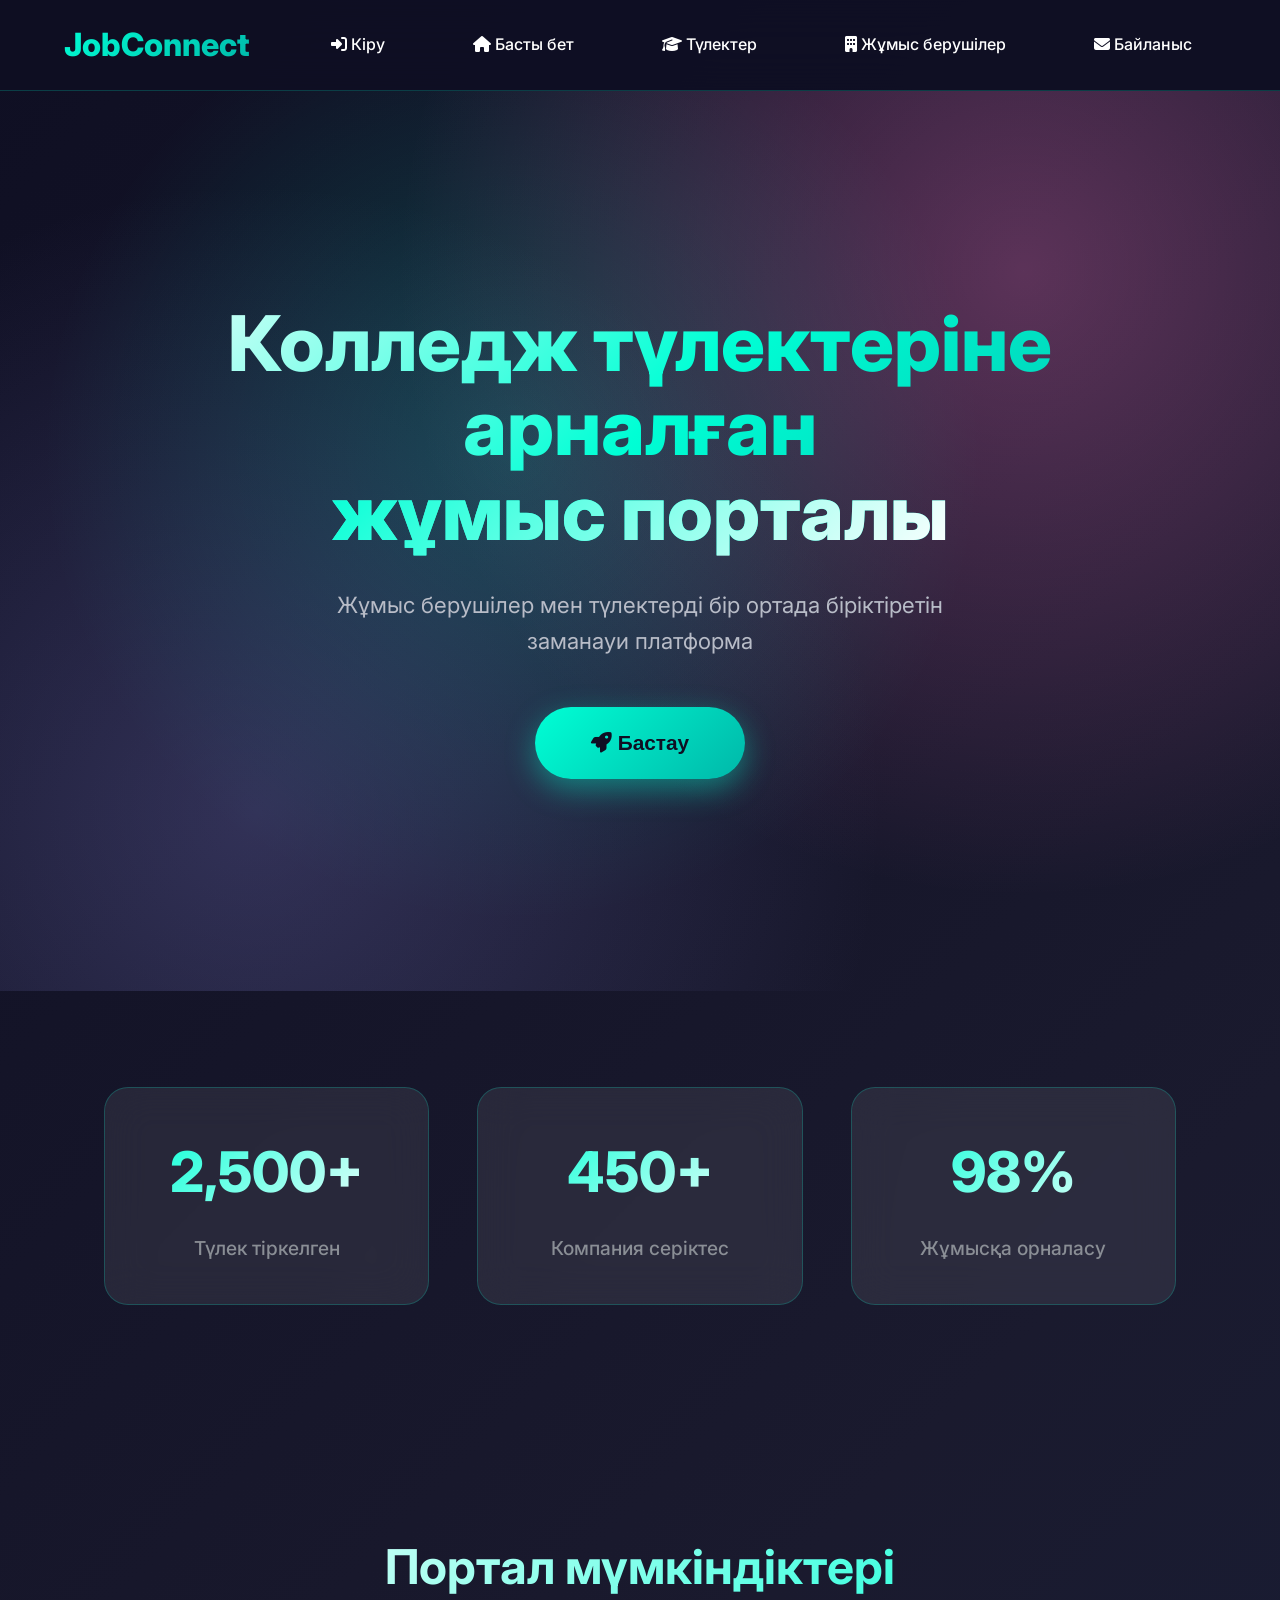
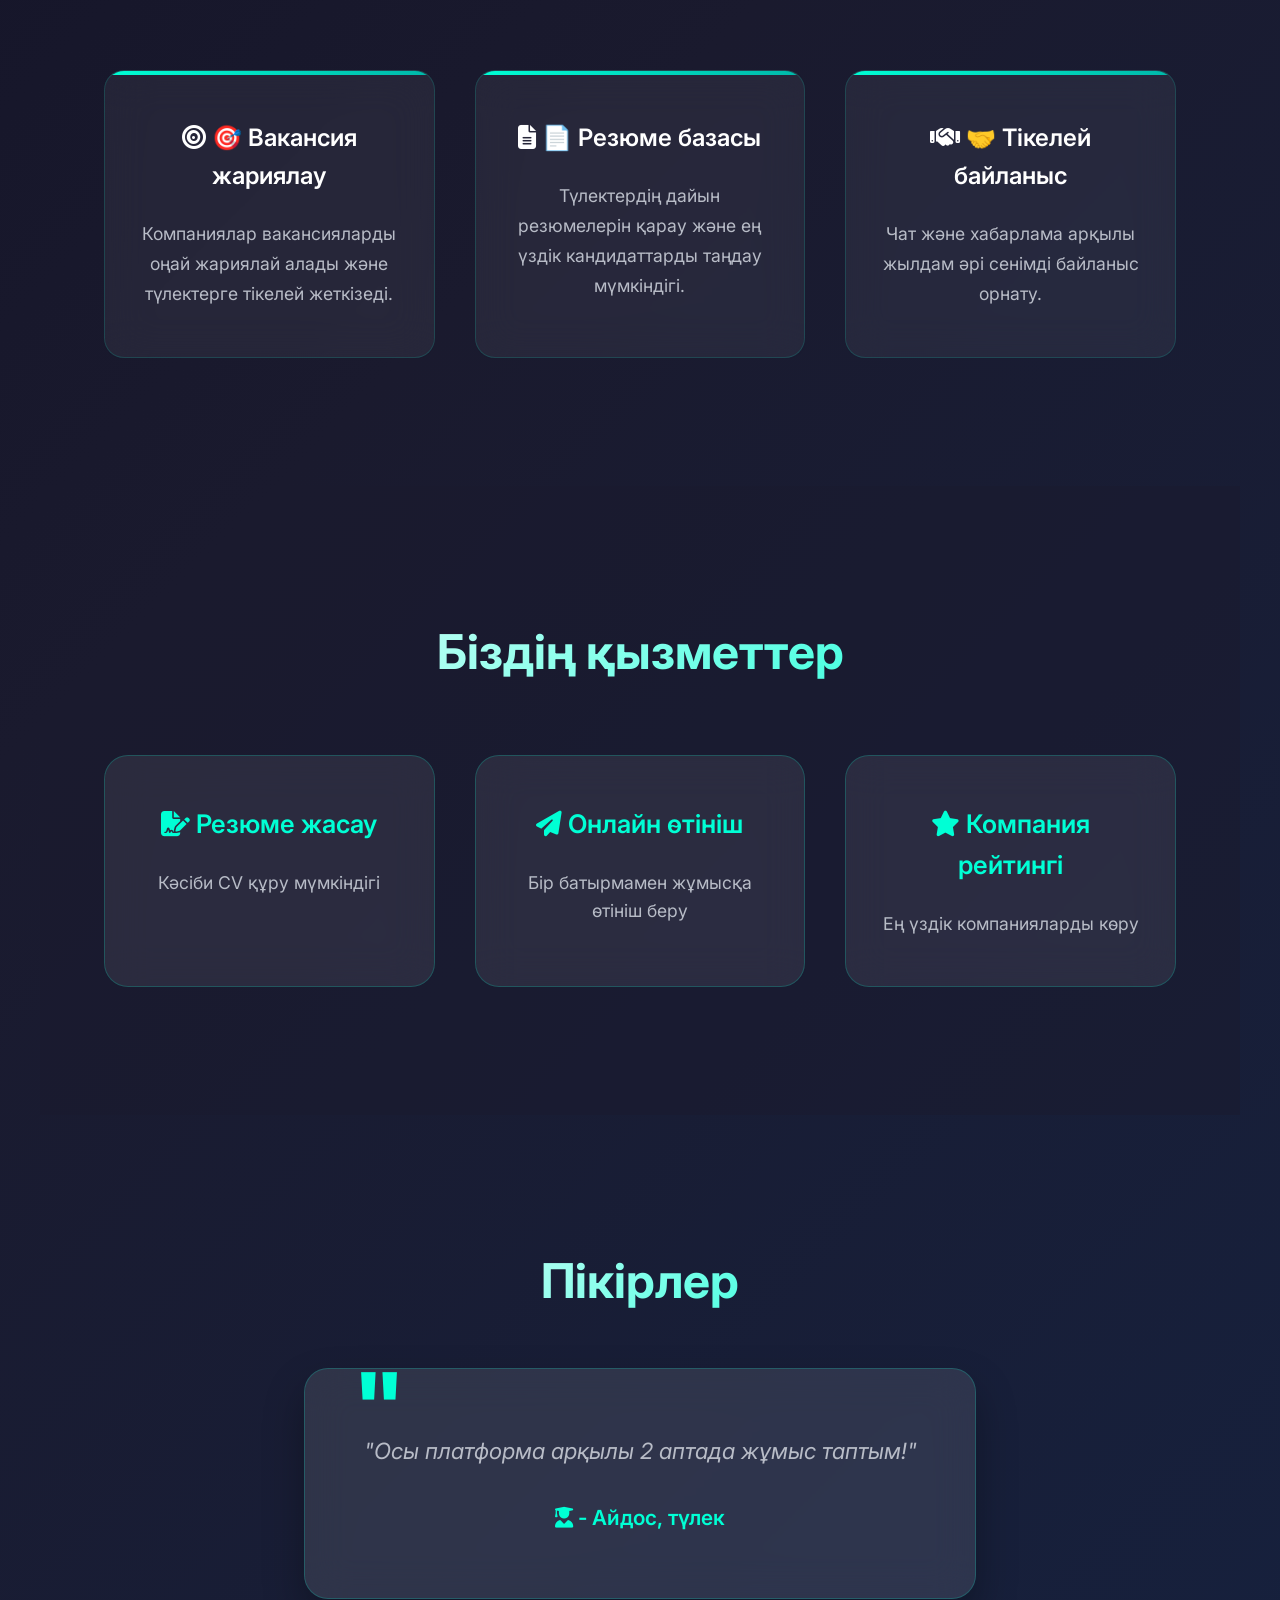
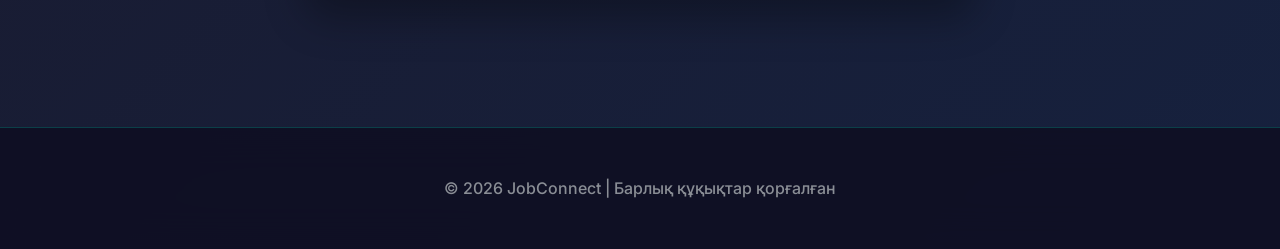
<file: index.html>
<!DOCTYPE html>
<html lang="kk">
<head>
    <meta charset="UTF-8">
    <meta name="viewport" content="width=device-width, initial-scale=1.0">
    <title>JobConnect | Колледж түлектері порталы</title>
    <link href="https://fonts.googleapis.com/css2?family=Inter:wght@300;400;500;600;700;800&display=swap" rel="stylesheet">
    <link rel="stylesheet" href="https://cdnjs.cloudflare.com/ajax/libs/font-awesome/6.4.0/css/all.min.css">
    <style>
        * {
            margin: 0;
            padding: 0;
            box-sizing: border-box;
        }

        body {
            font-family: 'Inter', sans-serif;
            background: linear-gradient(135deg, #0f0f23 0%, #1a1a2e 50%, #16213e 100%);
            color: #ffffff;
            overflow-x: hidden;
            line-height: 1.6;
        }

        /* Навбар */
        .navbar {
            background: rgba(15, 15, 35, 0.95);
            backdrop-filter: blur(20px);
            padding: 1.2rem 5%;
            display: flex;
            justify-content: space-between;
            align-items: center;
            position: sticky;
            top: 0;
            z-index: 1000;
            border-bottom: 1px solid rgba(0, 255, 213, 0.2);
        }

        .logo {
            font-size: 2rem;
            font-weight: 800;
            background: linear-gradient(135deg, #00ffd5, #00b8a9);
            -webkit-background-clip: text;
            -webkit-text-fill-color: transparent;
            background-clip: text;
        }

        nav {
            display: flex;
            gap: 2.5rem;
            list-style: none;
        }

        nav a {
            color: #ffffff;
            text-decoration: none;
            font-weight: 500;
            padding: 0.8rem 1.5rem;
            border-radius: 30px;
            transition: all 0.3s ease;
            position: relative;
        }

        nav a:hover {
            color: #00ffd5;
            background: rgba(0, 255, 213, 0.1);
            transform: translateY(-3px);
            box-shadow: 0 5px 20px rgba(0, 255, 213, 0.2);
        }

        /* Hero Section */
        .hero {
            min-height: 100vh;
            display: flex;
            align-items: center;
            justify-content: center;
            text-align: center;
            position: relative;
            padding: 0 5%;
        }

        .hero::before {
            content: '';
            position: absolute;
            top: 0;
            left: 0;
            right: 0;
            bottom: 0;
            background: radial-gradient(circle at 20% 80%, rgba(120, 119, 198, 0.3) 0%, transparent 50%),
                        radial-gradient(circle at 80% 20%, rgba(255, 119, 198, 0.3) 0%, transparent 50%),
                        radial-gradient(circle at 40% 40%, rgba(0, 255, 213, 0.2) 0%, transparent 50%);
            z-index: -1;
        }

        .hero-content h1 {
            font-size: clamp(3rem, 6vw, 5rem);
            font-weight: 800;
            line-height: 1.1;
            margin-bottom: 2rem;
            background: linear-gradient(135deg, #ffffff 0%, #00ffd5 50%, #00b8a9 100%);
            -webkit-background-clip: text;
            -webkit-text-fill-color: transparent;
            background-clip: text;
        }

        .hero-content p {
            font-size: 1.4rem;
            color: #b8bcc7;
            margin-bottom: 3rem;
            max-width: 700px;
            margin-left: auto;
            margin-right: auto;
        }

        /* Кнопка стили */
        button {
            display: inline-block;
            background: linear-gradient(135deg, #00ffd5 0%, #00b8a9 100%);
            color: #0f0f23;
            font-size: 1.3rem;
            font-weight: 700;
            padding: 1.5rem 3.5rem;
            border-radius: 50px;
            border: none;
            text-decoration: none;
            cursor: pointer;
            transition: all 0.4s cubic-bezier(0.175, 0.885, 0.32, 1.275);
            box-shadow: 0 10px 30px rgba(0, 255, 213, 0.4);
            position: relative;
            overflow: hidden;
        }

        button:hover {
            transform: translateY(-8px);
            box-shadow: 0 20px 40px rgba(0, 255, 213, 0.6);
        }

        button:active {
            transform: translateY(-4px);
        }

        /* Stats Section */
        .stats {
            padding: 6rem 5%;
            display: grid;
            grid-template-columns: repeat(auto-fit, minmax(250px, 1fr));
            gap: 3rem;
            max-width: 1200px;
            margin: 0 auto;
        }

        .stat-card {
            text-align: center;
            padding: 2.5rem 2rem;
            background: rgba(255, 255, 255, 0.08);
            backdrop-filter: blur(20px);
            border-radius: 24px;
            border: 1px solid rgba(0, 255, 213, 0.2);
            transition: all 0.3s ease;
        }

        .stat-card:hover {
            transform: translateY(-10px);
            box-shadow: 0 20px 40px rgba(0, 255, 213, 0.2);
            border-color: rgba(0, 255, 213, 0.5);
        }

        .stat-card h2 {
            font-size: 3.5rem;
            font-weight: 800;
            background: linear-gradient(135deg, #00ffd5, #ffffff);
            -webkit-background-clip: text;
            -webkit-text-fill-color: transparent;
            background-clip: text;
            margin-bottom: 1rem;
        }

        .stat-card p {
            font-size: 1.2rem;
            color: #8a8e95;
            font-weight: 500;
        }

        /* About Section */
        .about {
            padding: 8rem 5%;
            max-width: 1200px;
            margin: 0 auto;
            text-align: center;
        }

        .about h2 {
            font-size: 3rem;
            font-weight: 700;
            margin-bottom: 4rem;
            background: linear-gradient(135deg, #ffffff, #00ffd5);
            -webkit-background-clip: text;
            -webkit-text-fill-color: transparent;
            background-clip: text;
        }

        .about-grid {
            display: grid;
            grid-template-columns: repeat(auto-fit, minmax(300px, 1fr));
            gap: 2.5rem;
        }

        .about-card {
            padding: 3rem 2rem;
            background: rgba(255, 255, 255, 0.06);
            backdrop-filter: blur(20px);
            border-radius: 20px;
            border: 1px solid rgba(0, 255, 213, 0.15);
            transition: all 0.3s ease;
            position: relative;
            overflow: hidden;
            cursor: pointer;
        }

        .about-card::before {
            content: '';
            position: absolute;
            top: 0;
            left: 0;
            right: 0;
            height: 4px;
            background: linear-gradient(90deg, #00ffd5, #00b8a9);
        }

        .about-card:hover {
            transform: translateY(-12px);
            box-shadow: 0 25px 50px rgba(0, 255, 213, 0.2);
            border-color: rgba(0, 255, 213, 0.4);
        }

        .about-card h3 {
            font-size: 1.5rem;
            font-weight: 600;
            margin-bottom: 1.5rem;
            color: #ffffff;
        }

        .about-card p {
            color: #b8bcc7;
            font-size: 1.1rem;
            line-height: 1.7;
        }

        /* Services Section */
        .services {
            padding: 8rem 5%;
            background: rgba(26, 26, 46, 0.5);
            max-width: 1200px;
            margin: 0 auto;
        }

        .services h2 {
            text-align: center;
            font-size: 3rem;
            font-weight: 700;
            margin-bottom: 4rem;
            background: linear-gradient(135deg, #ffffff, #00ffd5);
            -webkit-background-clip: text;
            -webkit-text-fill-color: transparent;
            background-clip: text;
        }

        .service-boxes {
            display: grid;
            grid-template-columns: repeat(auto-fit, minmax(300px, 1fr));
            gap: 2.5rem;
        }

        .service {
            text-align: center;
            padding: 3rem 2rem;
            background: rgba(255, 255, 255, 0.08);
            backdrop-filter: blur(20px);
            border-radius: 24px;
            border: 1px solid rgba(0, 255, 213, 0.2);
            transition: all 0.4s ease;
            cursor: pointer;
        }

        .service:hover {
            transform: translateY(-15px) scale(1.02);
            box-shadow: 0 30px 60px rgba(0, 255, 213, 0.3);
            border-color: #00ffd5;
        }

        .service h3 {
            font-size: 1.6rem;
            font-weight: 600;
            margin-bottom: 1.5rem;
            color: #00ffd5;
        }

        .service p {
            color: #b8bcc7;
            font-size: 1.1rem;
        }

        /* Testimonial */
        .testimonial {
            padding: 8rem 5%;
            text-align: center;
            max-width: 800px;
            margin: 0 auto;
        }

        .testimonial h2 {
            font-size: 3rem;
            font-weight: 700;
            margin-bottom: 3rem;
            background: linear-gradient(135deg, #ffffff, #00ffd5);
            -webkit-background-clip: text;
            -webkit-text-fill-color: transparent;
            background-clip: text;
        }

        .testimonial-box {
            background: rgba(255, 255, 255, 0.1);
            backdrop-filter: blur(20px);
            border-radius: 24px;
            padding: 4rem 3rem;
            border: 1px solid rgba(0, 255, 213, 0.2);
            position: relative;
            box-shadow: 0 20px 40px rgba(0, 0, 0, 0.3);
        }

        .testimonial-box::before {
            content: '"';
            position: absolute;
            top: -10px;
            left: 50px;
            font-size: 6rem;
            color: #00ffd5;
            font-weight: 800;
            line-height: 1;
        }

        .testimonial-box p {
            font-size: 1.4rem;
            font-style: italic;
            color: #b8bcc7;
            margin-bottom: 2rem;
            font-weight: 400;
            position: relative;
            z-index: 1;
        }

        .testimonial-box h4 {
            color: #00ffd5;
            font-weight: 600;
            font-size: 1.3rem;
        }

        /* Footer */
        footer {
            background: rgba(15, 15, 35, 0.9);
            backdrop-filter: blur(20px);
            text-align: center;
            padding: 3rem 5%;
            border-top: 1px solid rgba(0, 255, 213, 0.2);
            color: #8a8e95;
            font-weight: 500;
        }

        /* Responsive */
        @media (max-width: 768px) {
            .navbar {
                flex-direction: column;
                gap: 1.5rem;
                padding: 1.5rem;
            }

            nav {
                gap: 1.5rem;
                flex-wrap: wrap;
                justify-content: center;
            }

            .hero-content h1 {
                font-size: 2.5rem;
            }

            .stats {
                grid-template-columns: 1fr;
                padding: 4rem 2rem;
            }

            .about-grid,
            .service-boxes {
                grid-template-columns: 1fr;
            }
        }

        /* Animations */
        @keyframes float {
            0%, 100% { transform: translateY(0px); }
            50% { transform: translateY(-20px); }
        }

        .hero-content h1 {
            animation: float 6s ease-in-out infinite;
        }
    </style>
</head>
<body>
    <!-- Навбар -->
    <header class="navbar">
        <div class="logo">JobConnect</div>
        <nav>
            <a href="login.html"><i class="fas fa-sign-in-alt"></i> Кіру</a>
            <a href="index.html"><i class="fas fa-home"></i> Басты бет</a>
            <a href="graduates.html"><i class="fas fa-graduation-cap"></i> Түлектер</a>
            <a href="employers.html"><i class="fas fa-building"></i> Жұмыс берушілер</a>
            <a href="contact.html"><i class="fas fa-envelope"></i> Байланыс</a>
        </nav>
    </header>

    <!-- Hero Section -->
    <section class="hero">
        <div class="hero-content">
            <h1>Колледж түлектеріне арналған<br><span style="background: linear-gradient(135deg, #00ffd5, #ffffff); -webkit-background-clip: text; -webkit-text-fill-color: transparent;">жұмыс порталы</span></h1>
            <p>Жұмыс берушілер мен түлектерді бір ортада біріктіретін заманауи платформа</p>
            <button onclick="window.location.href='graduates.html'">
                <i class="fas fa-rocket"></i> Бастау
            </button>
        </div>
    </section>

    <!-- Stats -->
    <section class="stats">
        <div class="stat-card">
            <h2>2,500+</h2>
            <p>Түлек тіркелген</p>
        </div>
        <div class="stat-card">
            <h2>450+</h2>
            <p>Компания серіктес</p>
        </div>
        <div class="stat-card">
            <h2>98%</h2>
            <p>Жұмысқа орналасу</p>
        </div>
    </section>

    <!-- About -->
    <section class="about">
        <h2>Портал мүмкіндіктері</h2>
        <div class="about-grid">
            <div class="about-card">
                <h3><i class="fas fa-bullseye"></i> 🎯 Вакансия жариялау</h3>
                <p>Компаниялар вакансияларды оңай жариялай алады және түлектерге тікелей жеткізеді.</p>
            </div>
            <div class="about-card">
                <h3><i class="fas fa-file-alt"></i> 📄 Резюме базасы</h3>
                <p>Түлектердің дайын резюмелерін қарау және ең үздік кандидаттарды таңдау мүмкіндігі.</p>
            </div>
            <div class="about-card">
                <h3><i class="fas fa-handshake"></i> 🤝 Тікелей байланыс</h3>
                <p>Чат және хабарлама арқылы жылдам әрі сенімді байланыс орнату.</p>
            </div>
        </div>
    </section>

    <!-- Services -->
    <section class="services">
        <h2>Біздің қызметтер</h2>
        <div class="service-boxes">
            <div class="service">
                <h3><i class="fas fa-file-signature"></i> Резюме жасау</h3>
                <p>Кәсіби CV құру мүмкіндігі</p>
            </div>
            <div class="service">
                <h3><i class="fas fa-paper-plane"></i> Онлайн өтініш</h3>
                <p>Бір батырмамен жұмысқа өтініш беру</p>
            </div>
            <div class="service">
                <h3><i class="fas fa-star"></i> Компания рейтингі</h3>
                <p>Ең үздік компанияларды көру</p>
            </div>
        </div>
    </section>

    <!-- Testimonial -->
    <section class="testimonial">
        <h2>Пікірлер</h2>
        <div class="testimonial-box">
            <p>"Осы платформа арқылы 2 аптада жұмыс таптым!"</p>
            <h4><i class="fas fa-user-graduate"></i> - Айдос, түлек</h4>
        </div>
    </section>

    <!-- Footer -->
    <footer>
        © 2026 JobConnect | Барлық құқықтар қорғалған
    </footer>

    <script>
        // Smooth scroll
        document.querySelectorAll('a[href^="#"]').forEach(anchor => {
            anchor.addEventListener('click', function (e) {
                e.preventDefault();
                document.querySelector(this.getAttribute('href')).scrollIntoView({
                    behavior: 'smooth'
                });
            });
        });

        // Navbar scroll effect
        window.addEventListener('scroll', () => {
            const navbar = document.querySelector('.navbar');
            if (window.scrollY > 100) {
                navbar.style.background = 'rgba(15, 15, 35, 0.98)';
                navbar.style.boxShadow = '0 10px 30px rgba(0, 0, 0, 0.3)';
            } else {
                navbar.style.background = 'rgba(15, 15, 35, 0.95)';
                navbar.style.boxShadow = 'none';
            }
        });

        // Intersection Observer for animations
        const observerOptions = {
            threshold: 0.1,
            rootMargin: '0px 0px -50px 0px'
        };

        const observer = new IntersectionObserver((entries) => {
            entries.forEach(entry => {
                if (entry.isIntersecting) {
                    entry.target.style.opacity = '1';
                    entry.target.style.transform = 'translateY(0)';
                }
            });
        }, observerOptions);

        // Observe cards
        document.querySelectorAll('.stat-card, .about-card, .service').forEach(el => {
            el.style.opacity = '0';
            el.style.transform = 'translateY(40px)';
            el.style.transition = 'all 0.6s ease';
            observer.observe(el);
        });
    </script>
</body>
</html>
</file>
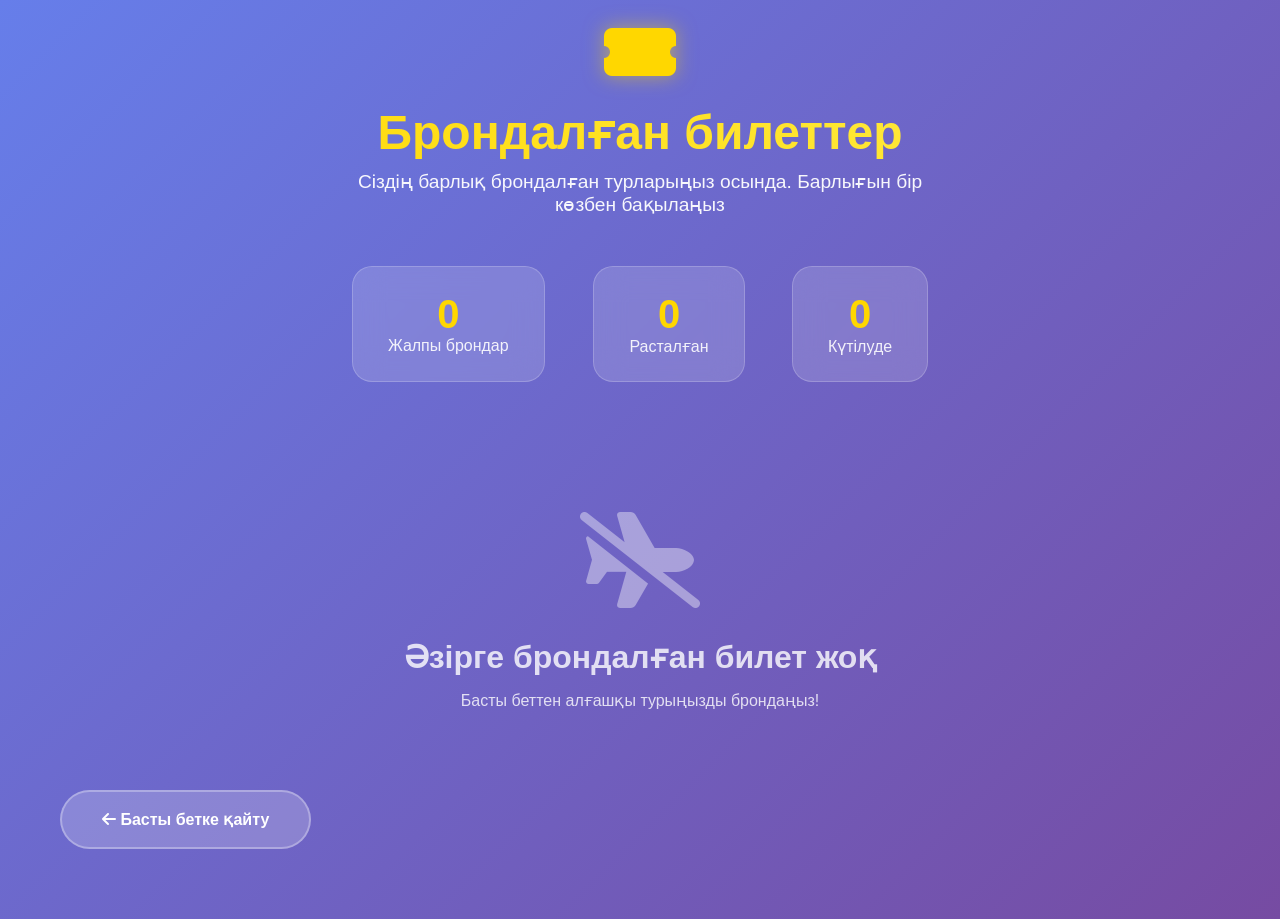
<file: bookings.html>
<!DOCTYPE html>
<html lang="kk">
<head>
    <meta charset="UTF-8">
    <meta name="viewport" content="width=device-width, initial-scale=1.0">
    <title>TravelEase - Брондалған билеттер</title>
    <link rel="stylesheet" href="https://cdnjs.cloudflare.com/ajax/libs/font-awesome/6.0.0/css/all.min.css">
    <style>
        * { margin: 0; padding: 0; box-sizing: border-box; }
        body { 
            font-family: 'Segoe UI', Tahoma, Geneva, Verdana, sans-serif; 
            background: linear-gradient(135deg, #667eea 0%, #764ba2 100%); 
            min-height: 100vh; 
            color: #333;
            padding: 20px 0;
        }

        .container { max-width: 1200px; margin: 0 auto; padding: 0 20px; }

        /* Header */
        .header {
            text-align: center;
            margin-bottom: 50px;
            color: white;
        }
        .header i { 
            font-size: 4rem; 
            color: #ffd700; 
            margin-bottom: 20px; 
            text-shadow: 0 0 20px rgba(255,215,0,0.5);
        }
        .header h1 { 
            font-size: 3rem; 
            font-weight: 700; 
            margin-bottom: 10px; 
            background: linear-gradient(45deg, #ffd700, #ffed4a);
            -webkit-background-clip: text;
            -webkit-text-fill-color: transparent;
            background-clip: text;
        }
        .header p { 
            font-size: 1.2rem; 
            opacity: 0.95; 
            max-width: 600px;
            margin: 0 auto;
        }

        /* Stats */
        .stats {
            display: flex;
            justify-content: center;
            gap: 3rem;
            margin-bottom: 50px;
            flex-wrap: wrap;
        }
        .stat-card {
            background: rgba(255,255,255,0.15);
            backdrop-filter: blur(15px);
            padding: 25px 35px;
            border-radius: 20px;
            text-align: center;
            border: 1px solid rgba(255,255,255,0.2);
            transition: all 0.3s;
            color: white;
        }
        .stat-card:hover {
            transform: translateY(-10px);
            box-shadow: 0 20px 50px rgba(0,0,0,0.2);
        }
        .stat-number {
            font-size: 2.5rem;
            font-weight: 700;
            display: block;
            color: #ffd700;
        }
        .stat-label {
            font-size: 1rem;
            opacity: 0.9;
            margin-top: 5px;
        }

        /* Tickets Grid */
        .tickets-grid {
            display: grid;
            grid-template-columns: repeat(auto-fill, minmax(380px, 1fr));
            gap: 25px;
            margin-bottom: 50px;
        }

        .ticket-card {
            background: rgba(255,255,255,0.95);
            backdrop-filter: blur(20px);
            border-radius: 25px;
            padding: 30px;
            box-shadow: 0 20px 60px rgba(0,0,0,0.15);
            transition: all 0.4s ease;
            border: 1px solid rgba(255,255,255,0.3);
            position: relative;
            overflow: hidden;
        }
        .ticket-card::before {
            content: '';
            position: absolute;
            top: 0;
            left: 0;
            right: 0;
            height: 5px;
            background: linear-gradient(90deg, #2563eb, #10b981, #f59e0b);
        }
        .ticket-card:hover {
            transform: translateY(-15px);
            box-shadow: 0 30px 80px rgba(0,0,0,0.25);
        }

        .ticket-header {
            display: flex;
            align-items: center;
            justify-content: space-between;
            margin-bottom: 25px;
        }
        .ticket-icon {
            width: 60px;
            height: 60px;
            border-radius: 15px;
            background: linear-gradient(135deg, #2563eb, #1d4ed8);
            display: flex;
            align-items: center;
            justify-content: center;
            color: white;
            font-size: 1.5rem;
        }
        .ticket-number {
            font-size: 1.1rem;
            font-weight: 600;
            color: #6b7280;
            font-family: 'Courier New', monospace;
        }

        .ticket-title {
            font-size: 1.6rem;
            font-weight: 700;
            color: #1f2937;
            margin-bottom: 20px;
        }

        .ticket-details {
            display: grid;
            grid-template-columns: 1fr 1fr;
            gap: 15px;
            margin-bottom: 25px;
        }
        .detail-item {
            display: flex;
            align-items: center;
            gap: 10px;
            padding: 12px 15px;
            background: #f8fafc;
            border-radius: 12px;
            border-left: 4px solid #2563eb;
        }
        .detail-icon { color: #2563eb; font-size: 1.1rem; }
        .detail-label { font-weight: 500; color: #374151; }
        .detail-value { font-weight: 600; color: #1f2937; margin-left: auto; }

        .ticket-status {
            display: flex;
            align-items: center;
            justify-content: center;
            gap: 10px;
            padding: 12px 25px;
            border-radius: 25px;
            font-weight: 600;
            font-size: 0.95rem;
            margin-bottom: 20px;
        }
        .status-confirmed {
            background: rgba(16,185,129,0.15);
            color: #10b981;
            border: 2px solid #10b981;
        }
        .status-pending {
            background: rgba(245,158,11,0.15);
            color: #f59e0b;
            border: 2px solid #f59e0b;
        }

        .ticket-actions {
            display: flex;
            gap: 10px;
        }
        .btn {
            flex: 1;
            padding: 12px 20px;
            border: none;
            border-radius: 12px;
            font-weight: 600;
            cursor: pointer;
            transition: all 0.3s;
            font-size: 14px;
            display: flex;
            align-items: center;
            justify-content: center;
            gap: 8px;
            text-decoration: none;
        }
        .btn-primary {
            background: linear-gradient(45deg, #2563eb, #1d4ed8);
            color: white;
        }
        .btn-primary:hover {
            transform: translateY(-3px);
            box-shadow: 0 10px 30px rgba(37,99,235,0.4);
        }
        .btn-secondary {
            background: rgba(255,255,255,0.7);
            color: #374151;
            border: 2px solid #e5e7eb;
        }
        .btn-secondary:hover {
            background: white;
            transform: translateY(-3px);
            box-shadow: 0 10px 30px rgba(0,0,0,0.1);
        }

        /* Empty State */
        .empty-state {
            text-align: center;
            padding: 80px 20px;
            color: rgba(255,255,255,0.8);
        }
        .empty-state i {
            font-size: 6rem;
            margin-bottom: 30px;
            opacity: 0.5;
        }
        .empty-state h3 {
            font-size: 2rem;
            margin-bottom: 15px;
        }

        /* Buttons */
        .back-btn {
            display: inline-block;
            margin: 0 auto 50px;
            padding: 18px 40px;
            background: rgba(255,255,255,0.2);
            color: white;
            text-decoration: none;
            border-radius: 50px;
            font-weight: 600;
            font-size: 16px;
            border: 2px solid rgba(255,255,255,0.3);
            transition: all 0.3s;
        }
        .back-btn:hover {
            background: rgba(255,255,255,0.3);
            transform: translateY(-5px);
            box-shadow: 0 15px 40px rgba(0,0,0,0.2);
        }

        /* Responsive */
        @media (max-width: 768px) {
            .header h1 { font-size: 2.2rem; }
            .stats { gap: 2rem; }
            .tickets-grid { grid-template-columns: 1fr; }
            .ticket-details { grid-template-columns: 1fr; }
            .ticket-actions { flex-direction: column; }
        }

        /* Animations */
        @keyframes fadeInUp {
            from { opacity: 0; transform: translateY(30px); }
            to { opacity: 1; transform: translateY(0); }
        }
        .ticket-card {
            animation: fadeInUp 0.6s ease forwards;
        }
        .ticket-card:nth-child(2) { animation-delay: 0.1s; }
        .ticket-card:nth-child(3) { animation-delay: 0.2s; }
    </style>
</head>
<body>
    <div class="container">
        <!-- Header -->
        <div class="header">
            <i class="fas fa-ticket-alt"></i>
            <h1>Брондалған билеттер</h1>
            <p>Сіздің барлық брондалған турларыңыз осында. Барлығын бір көзбен бақылаңыз</p>
        </div>

        <!-- Stats -->
        <div class="stats">
            <div class="stat-card">
                <span class="stat-number" id="totalBookings">0</span>
                <span class="stat-label">Жалпы брондар</span>
            </div>
            <div class="stat-card">
                <span class="stat-number" id="confirmedBookings">0</span>
                <span class="stat-label">Расталған</span>
            </div>
            <div class="stat-card">
                <span class="stat-number" id="pendingBookings">0</span>
                <span class="stat-label">Күтілуде</span>
            </div>
        </div>

        <!-- Tickets -->
        <div class="tickets-grid" id="ticketsGrid">
            <!-- Билеттер динамикалық қосылады -->
        </div>

        <!-- Empty State -->
        <div class="empty-state" id="emptyState" style="display: none;">
            <i class="fas fa-plane-slash"></i>
            <h3>Әзірге брондалған билет жоқ</h3>
            <p>Басты беттен алғашқы турыңызды брондаңыз!</p>
        </div>

        <!-- Back Button -->
        <a href="index.html" class="back-btn">
            <i class="fas fa-arrow-left"></i> Басты бетке қайту
        </a>
    </div>

    <script>
        // Брондарды жүктеу және көрсету
        function loadBookings() {
            const bookings = JSON.parse(localStorage.getItem('bookings') || '[]');
            
            // Статистика
            document.getElementById('totalBookings').textContent = bookings.length;
            const confirmed = bookings.filter(b => b.status !== 'cancelled').length;
            const pending = bookings.filter(b => b.status === 'pending').length;
            document.getElementById('confirmedBookings').textContent = confirmed;
            document.getElementById('pendingBookings').textContent = pending;

            const grid = document.getElementById('ticketsGrid');
            const emptyState = document.getElementById('emptyState');

            if (bookings.length === 0) {
                grid.style.display = 'none';
                emptyState.style.display = 'block';
                return;
            }

            grid.style.display = 'grid';
            emptyState.style.display = 'none';

            // Билеттерді көрсету
            grid.innerHTML = bookings.map((booking, index) => {
                const statusClass = booking.status === 'confirmed' ? 'status-confirmed' : 'status-pending';
                const statusText = booking.status === 'confirmed' ? '✅ Расталған' : '⏳ Күтілуде';
                const statusIcon = booking.status === 'confirmed' ? 'fas fa-check-circle' : 'fas fa-clock';

                return `
                    <div class="ticket-card">
                        <div class="ticket-header">
                            <div class="ticket-icon">
                                <i class="fas fa-plane-departure"></i>
                            </div>
                            <div class="ticket-number">Брон № ${booking.id || index + 1}</div>
                        </div>
                        
                        <h3 class="ticket-title">${booking.tourName}</h3>
                        
                        <div class="ticket-details">
                            <div class="detail-item">
                                <i class="fas fa-user detail-icon"></i>
                                <span class="detail-label">Пассажир:</span>
                                <span class="detail-value">${booking.customerName}</span>
                            </div>
                            <div class="detail-item">
                                <i class="fas fa-calendar detail-icon"></i>
                                <span class="detail-label">Күні:</span>
                                <span class="detail-value">${booking.date}</span>
                            </div>
                            <div class="detail-item">
                                <i class="fas fa-phone detail-icon"></i>
                                <span class="detail-label">Телефон:</span>
                                <span class="detail-value">${booking.phone}</span>
                            </div>
                            <div class="detail-item">
                                <i class="fas fa-clock detail-icon"></i>
                                <span class="detail-label">Брондалған:</span>
                                <span class="detail-value">${new Date(booking.timestamp || booking.date).toLocaleDateString('kk-KZ')}</span>
                            </div>
                        </div>
                        
                        <div class="ticket-status ${statusClass}">
                            <i class="${statusIcon}"></i>
                            ${statusText}
                        </div>
                        
                        <div class="ticket-actions">
                            <button class="btn btn-primary" onclick="printTicket(${index})">
                                <i class="fas fa-print"></i>
                                Басып шығару
                            </button>
                            <button class="btn btn-secondary" onclick="toggleStatus(${index})">
                                <i class="fas fa-sync-alt"></i>
                                ${booking.status === 'confirmed' ? 'Күтуге' : 'Расталу'}
                            </button>
                        </div>
                    </div>
                `;
            }).join('');
        }

        // Билетті басып шығару
        function printTicket(index) {
            const bookings = JSON.parse(localStorage.getItem('bookings') || '[]');
            const booking = bookings[index];
            
            const printWindow = window.open('', '_blank');
            printWindow.document.write(`
                <!DOCTYPE html>
                <html>
                <head>
                    <title>Брондалған билет №${booking.id || index + 1}</title>
                    <style>
                        body { font-family: Arial, sans-serif; margin: 0; padding: 30px; background: #f8fafc; }
                        .print-ticket { 
                            max-width: 500px; 
                            margin: 0 auto; 
                            background: white; 
                            padding: 40px; 
                            border-radius: 20px; 
                            box-shadow: 0 10px 50px rgba(0,0,0,0.1);
                            border-top: 8px solid #2563eb;
                        }
                        .header { text-align: center; margin-bottom: 30px; }
                        .header i { font-size: 4rem; color: #2563eb; margin-bottom: 15px; }
                        .title { font-size: 2.2rem; color: #1f2937; font-weight: bold; margin-bottom: 10px; }
                        .ticket-id { 
                            background: linear-gradient(135deg, #667eea, #764ba2); 
                            color: white; 
                            padding: 15px 25px; 
                            border-radius: 12px; 
                            font-family: monospace; 
                            font-size: 1.2rem; 
                            text-align: center; 
                            margin: 25px 0;
                        }
                        .info-grid { display: grid; grid-template-columns: repeat(auto-fit, minmax(200px, 1fr)); gap: 20px; margin: 30px 0; }
                        .info-item { background: #f8fafc; padding: 20px; border-radius: 12px; border-left: 5px solid #2563eb; }
                        .info-label { color: #6b7280; font-weight: 500; margin-bottom: 5px; }
                        .info-value { font-size: 1.2rem; font-weight: 700; color: #1f2937; }
                        .status { 
                            text-align: center; 
                            padding: 15px 30px; 
                            border-radius: 30px; 
                            font-weight: 700; 
                            font-size: 1.1rem;
                            margin: 25px 0;
                        }
                        .status-confirmed { background: #dcfce7; color: #166534; border: 2px solid #22c55e; }
                        @media print { body { padding: 10px; } .print-ticket { box-shadow: none; border-radius: 0; } }
                    </style>
                </head>
                <body>
                    <div class="print-ticket">
                        <div class="header">
                            <i class="fas fa-plane-departure"></i>
                            <h1 class="title">TravelEase Билеті</h1>
                        </div>
                        <div class="ticket-id">Брон № ${booking.id || index + 1}</div>
                        
                        <div class="info-grid">
                            <div class="info-item">
                                <div class="info-label">Тур бағыты</div>
                                <div class="info-value">${booking.tourName}</div>
                            </div>
                            <div class="info-item">
                                <div class="info-label">Пассажир</div>
                                <div class="info-value">${booking.customerName}</div>
                            </div>
                            <div class="info-item">
                                <div class="info-label">Күні</div>
                                <div class="info-value">${booking.date}</div>
                            </div>
                            <div class="info-item">
                                <div class="info-label">Телефон</div>
                                <div class="info-value">${booking.phone}</div>
                            </div>
                        </div>
                        
                        <div class="status status-confirmed">✅ Брондалған және расталған</div>
                        
                        <div style="text-align: center; margin-top: 30px; font-size: 0.9rem; color: #6b7280;">
                            TravelEase - Сіздің сенімді саяхат серіктесіңіз<br>
                            Брондалған: ${new Date(booking.timestamp || booking.date).toLocaleDateString('kk-KZ')}
                        </div>
                    </div>
                </body>
                </html>
            `);
            printWindow.document.close();
        }

        // Статусты ауыстыру
        function toggleStatus(index) {
            const bookings = JSON.parse(localStorage.getItem('bookings') || '[]');
            if (bookings[index]) {
                bookings[index].status = bookings[index].status === 'confirmed' ? 'pending' : 'confirmed';
                localStorage.setItem('bookings', JSON.stringify(bookings));
                loadBookings();
                showNotification('Статус өзгертілді!', 'success');
            }
        }

        function showNotification(message, type = 'success') {
            const notification = document.createElement('div');
            notification.style.cssText = `
                position: fixed; top: 20px; right: 20px; 
                background: ${type === 'success' ? '#10b981' : '#ef4444'};
                color: white; padding: 15px 25px; border-radius: 10px;
                font-weight: 600; z-index: 10000; box-shadow: 0 5px 20px rgba(0,0,0,0.2);
                animation: slideInRight 0.3s;
            `;
            notification.textContent = message;
            document.body.appendChild(notification);
            setTimeout(() => notification.remove(), 3000);
        }

        // Бет жүктелгенде
        document.addEventListener('DOMContentLoaded', loadBookings);
    </script>
</body>
</html>
</file>
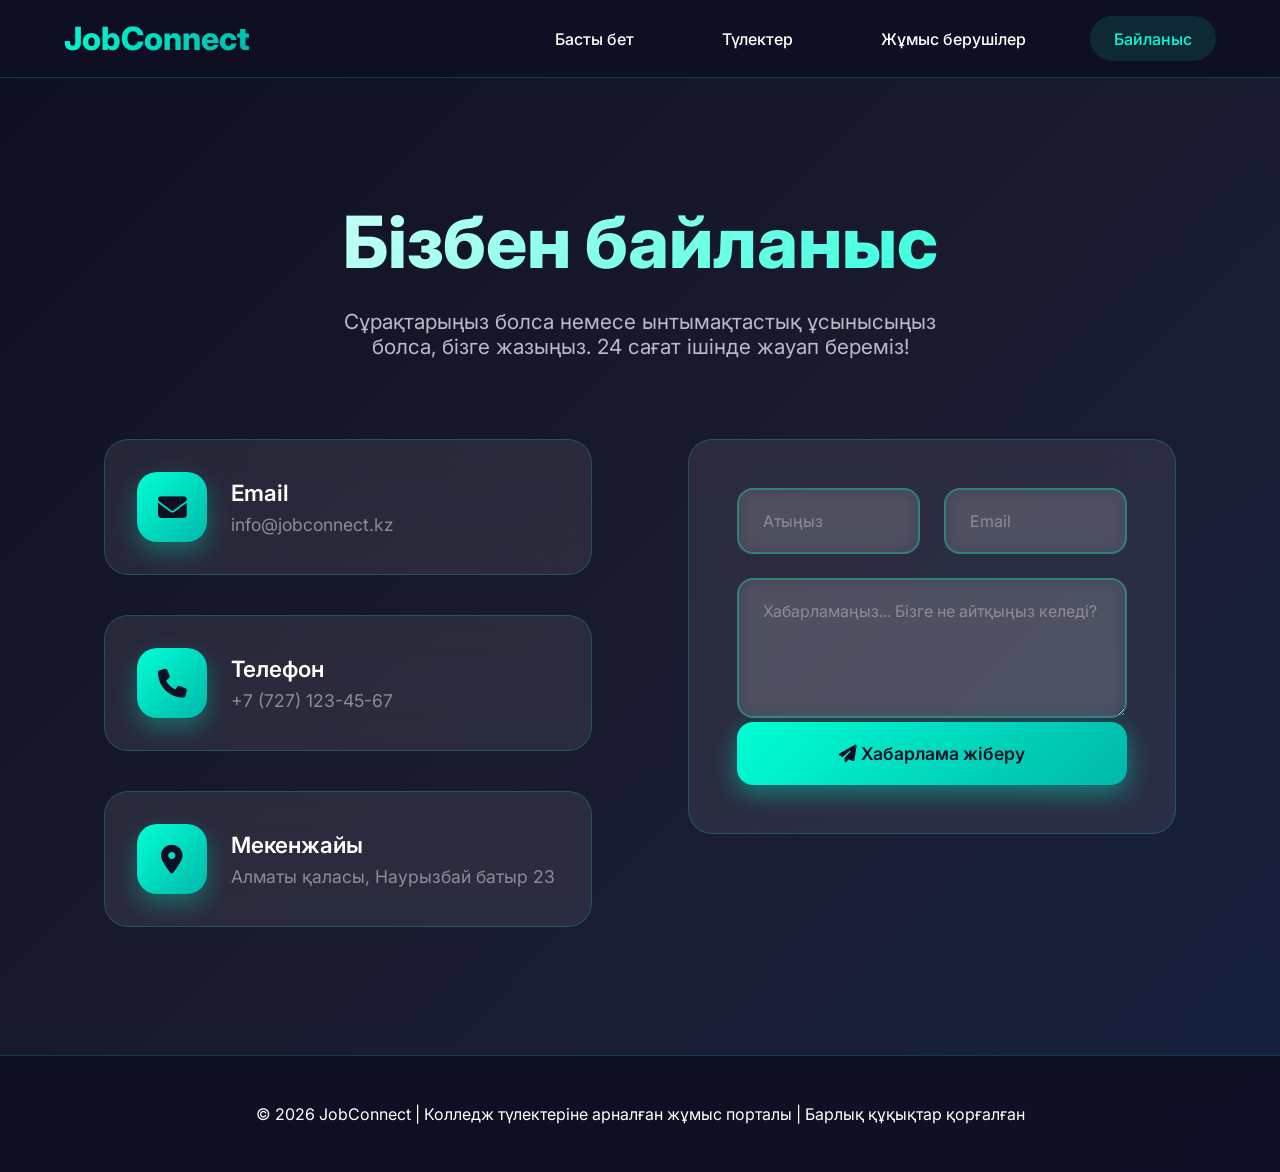
<file: contact.html>
<!DOCTYPE html>
<html lang="kk">
<head>
    <meta charset="UTF-8">
    <meta name="viewport" content="width=device-width, initial-scale=1.0">
    <title>Байланыс | JobConnect</title>
    <link href="https://fonts.googleapis.com/css2?family=Inter:wght@300;400;500;600;700;800&display=swap" rel="stylesheet">
    <link rel="stylesheet" href="https://cdnjs.cloudflare.com/ajax/libs/font-awesome/6.4.0/css/all.min.css">
    <style>
        * {
            margin: 0;
            padding: 0;
            box-sizing: border-box;
        }

        body {
            font-family: 'Inter', sans-serif;
            background: linear-gradient(135deg, #0f0f23 0%, #1a1a2e 50%, #16213e 100%);
            color: #ffffff;
            overflow-x: hidden;
            min-height: 100vh;
        }

        /* Навбар */
        .navbar {
            background: rgba(15, 15, 35, 0.95);
            backdrop-filter: blur(20px);
            padding: 1.2rem 5%;
            display: flex;
            justify-content: space-between;
            align-items: center;
            position: sticky;
            top: 0;
            z-index: 1000;
            border-bottom: 1px solid rgba(0, 255, 213, 0.2);
        }

        .logo {
            font-size: 2rem;
            font-weight: 800;
            background: linear-gradient(135deg, #00ffd5, #00b8a9);
            -webkit-background-clip: text;
            -webkit-text-fill-color: transparent;
            background-clip: text;
        }

        .navbar ul {
            display: flex;
            list-style: none;
            gap: 2.5rem;
        }

        .navbar a {
            color: #ffffff;
            text-decoration: none;
            font-weight: 500;
            padding: 0.8rem 1.5rem;
            border-radius: 30px;
            transition: all 0.3s ease;
        }

        .navbar a.active,
        .navbar a:hover {
            color: #00ffd5;
            background: rgba(0, 255, 213, 0.1);
            transform: translateY(-3px);
        }

        /* Contact Hero */
        .contact-hero {
            text-align: center;
            padding: 120px 5% 80px;
            position: relative;
        }

        .contact-hero h1 {
            font-size: clamp(3rem, 6vw, 4.5rem);
            font-weight: 800;
            margin-bottom: 1.5rem;
            background: linear-gradient(135deg, #ffffff, #00ffd5);
            -webkit-background-clip: text;
            -webkit-text-fill-color: transparent;
            background-clip: text;
        }

        .contact-hero p {
            font-size: 1.3rem;
            color: #b8bcc7;
            max-width: 600px;
            margin: 0 auto;
        }

        /* Contact Container */
        .contact-container {
            max-width: 1200px;
            margin: 0 auto;
            padding: 0 5%;
            display: grid;
            grid-template-columns: 1fr 1fr;
            gap: 6rem;
            align-items: start;
            margin-bottom: 8rem;
        }

        /* Contact Info */
        .contact-info {
            display: flex;
            flex-direction: column;
            gap: 2.5rem;
        }

        .contact-item {
            display: flex;
            align-items: center;
            gap: 1.5rem;
            padding: 2rem;
            background: rgba(255, 255, 255, 0.08);
            backdrop-filter: blur(20px);
            border: 1px solid rgba(0, 255, 213, 0.2);
            border-radius: 24px;
            transition: all 0.3s ease;
            cursor: pointer;
        }

        .contact-item:hover {
            transform: translateY(-8px);
            box-shadow: 0 20px 40px rgba(0, 255, 213, 0.2);
            border-color: rgba(0, 255, 213, 0.5);
        }

        .contact-icon {
            width: 70px;
            height: 70px;
            background: linear-gradient(135deg, #00ffd5, #00b8a9);
            border-radius: 20px;
            display: flex;
            align-items: center;
            justify-content: center;
            font-size: 1.8rem;
            color: #0f0f23;
            box-shadow: 0 10px 25px rgba(0, 255, 213, 0.3);
        }

        .contact-details h3 {
            font-size: 1.4rem;
            font-weight: 600;
            margin-bottom: 0.5rem;
            color: #ffffff;
        }

        .contact-details p,
        .contact-details a {
            color: #8a8e95;
            font-size: 1.1rem;
            text-decoration: none;
            transition: color 0.3s ease;
        }

        .contact-details a:hover {
            color: #00ffd5;
        }

        /* Contact Form */
        .contact-form {
            background: rgba(255, 255, 255, 0.08);
            backdrop-filter: blur(30px);
            border: 1px solid rgba(0, 255, 213, 0.2);
            border-radius: 24px;
            padding: 3rem;
            position: relative;
            overflow: hidden;
        }

        .contact-form::before {
            content: '';
            position: absolute;
            top: 0;
            left: -100%;
            width: 100%;
            height: 100%;
            background: linear-gradient(90deg, transparent, rgba(0, 255, 213, 0.1), transparent);
            transition: left 0.6s;
        }

        .contact-form:hover::before {
            left: 100%;
        }

        .form-row {
            display: grid;
            grid-template-columns: 1fr 1fr;
            gap: 1.5rem;
            margin-bottom: 1.5rem;
        }

        .form-group {
            position: relative;
        }

        .form-group input,
        .form-group textarea {
            width: 100%;
            padding: 1.3rem 1.5rem;
            background: rgba(255, 255, 255, 0.1);
            backdrop-filter: blur(10px);
            border: 2px solid rgba(0, 255, 213, 0.3);
            border-radius: 16px;
            color: #ffffff;
            font-size: 1rem;
            font-family: 'Inter', sans-serif;
            transition: all 0.3s ease;
        }

        .form-group input::placeholder,
        .form-group textarea::placeholder {
            color: #8a8e95;
        }

        .form-group input:focus,
        .form-group textarea:focus {
            outline: none;
            border-color: #00ffd5;
            box-shadow: 0 0 0 4px rgba(0, 255, 213, 0.2);
            background: rgba(255, 255, 255, 0.15);
        }

        .form-group textarea {
            resize: vertical;
            min-height: 140px;
            font-family: 'Inter', sans-serif;
        }

        .form-submit {
            width: 100%;
            padding: 1.3rem;
            background: linear-gradient(135deg, #00ffd5, #00b8a9);
            border: none;
            border-radius: 16px;
            color: #0f0f23;
            font-size: 1.1rem;
            font-weight: 600;
            cursor: pointer;
            transition: all 0.4s ease;
            box-shadow: 0 8px 25px rgba(0, 255, 213, 0.4);
            position: relative;
            overflow: hidden;
            font-family: 'Inter', sans-serif;
        }

        .form-submit:hover {
            transform: translateY(-4px);
            box-shadow: 0 15px 35px rgba(0, 255, 213, 0.6);
        }

        .form-submit:active {
            transform: translateY(-2px);
        }

        /* Success Message */
        .success-message {
            display: none;
            background: linear-gradient(135deg, #10b981, #059669);
            color: white;
            padding: 2rem;
            border-radius: 16px;
            text-align: center;
            margin-top: 1rem;
            animation: slideIn 0.4s ease;
        }

        @keyframes slideIn {
            from { transform: translateY(20px); opacity: 0; }
            to { transform: translateY(0); opacity: 1; }
        }

        /* Footer */
        .footer {
            background: rgba(15, 15, 35, 0.9);
            backdrop-filter: blur(20px);
            text-align: center;
            padding: 3rem 5%;
            border-top: 1px solid rgba(0, 255, 213, 0.2);
        }

        /* Responsive */
        @media (max-width: 768px) {
            .navbar {
                flex-direction: column;
                gap: 1.5rem;
                padding: 1.5rem;
            }

            .navbar ul {
                gap: 1.5rem;
                flex-wrap: wrap;
            }

            .contact-container {
                grid-template-columns: 1fr;
                gap: 4rem;
                padding: 0 2rem;
            }

            .form-row {
                grid-template-columns: 1fr;
            }

            .contact-hero {
                padding: 80px 2rem 60px;
            }
        }

        /* Animations */
        @keyframes fadeInUp {
            from {
                opacity: 0;
                transform: translateY(40px);
            }
            to {
                opacity: 1;
                transform: translateY(0);
            }
        }

        .contact-item,
        .contact-form {
            animation: fadeInUp 0.6s ease forwards;
            opacity: 0;
        }

        .contact-item:nth-child(1) { animation-delay: 0.1s; }
        .contact-item:nth-child(2) { animation-delay: 0.2s; }
        .contact-item:nth-child(3) { animation-delay: 0.3s; }
        .contact-form { animation-delay: 0.4s; }
    </style>
</head>
<body>
    <!-- Навбар -->
    <nav class="navbar">
        <div class="logo">JobConnect</div>
        <ul>
            <li><a href="index.html">Басты бет</a></li>
            <li><a href="graduates.html">Түлектер</a></li>
            <li><a href="employers.html">Жұмыс берушілер</a></li>
            <li><a href="#" class="active">Байланыс</a></li>
        </ul>
    </nav>

    <!-- Contact Hero -->
    <section class="contact-hero">
        <h1>Бізбен байланыс</h1>
        <p>Сұрақтарыңыз болса немесе ынтымақтастық ұсынысыңыз болса, бізге жазыңыз. 24 сағат ішінде жауап береміз!</p>
    </section>

    <!-- Contact Container -->
    <div class="contact-container">
        <!-- Contact Info -->
        <div class="contact-info">
            <div class="contact-item">
                <div class="contact-icon">
                    <i class="fas fa-envelope"></i>
                </div>
                <div class="contact-details">
                    <h3>Email</h3>
                    <p>info@jobconnect.kz</p>
                </div>
            </div>

            <div class="contact-item">
                <div class="contact-icon">
                    <i class="fas fa-phone"></i>
                </div>
                <div class="contact-details">
                    <h3>Телефон</h3>
                    <p>+7 (727) 123-45-67</p>
                </div>
            </div>

            <div class="contact-item">
                <div class="contact-icon">
                    <i class="fas fa-map-marker-alt"></i>
                </div>
                <div class="contact-details">
                    <h3>Мекенжайы</h3>
                    <p>Алматы қаласы, Наурызбай батыр 23</p>
                </div>
            </div>
        </div>

        <!-- Contact Form -->
        <div class="contact-form">
            <form id="contactForm">
                <div class="form-row">
                    <div class="form-group">
                        <input type="text" id="name" placeholder="Атыңыз" required>
                    </div>
                    <div class="form-group">
                        <input type="email" id="email" placeholder="Email" required>
                    </div>
                </div>
                <div class="form-group">
                    <textarea id="message" placeholder="Хабарламаңыз... Бізге не айтқыңыз келеді?" required></textarea>
                </div>
                <button type="submit" class="form-submit">
                    <i class="fas fa-paper-plane"></i> Хабарлама жіберу
                </button>
                <div class="success-message" id="successMessage">
                    ✅ Хабарлама сәтті жіберілді! 
                    Жауапты 24 сағат ішінде аласыз.
                </div>
            </form>
        </div>
    </div>

    <!-- Footer -->
    <footer class="footer">
        <p>© 2026 JobConnect | Колледж түлектеріне арналған жұмыс порталы | Барлық құқықтар қорғалған</p>
    </footer>

    <script>
        // Form submission
        document.getElementById('contactForm').addEventListener('submit', function(e) {
            e.preventDefault();
            
            // Simulate form submission
            const button = document.querySelector('.form-submit');
            const originalText = button.innerHTML;
            
            button.innerHTML = '<i class="fas fa-spinner fa-spin"></i> Жіберілу үстінде...';
            button.disabled = true;
            
            setTimeout(() => {
                button.innerHTML = originalText;
                button.disabled = false;
                
                // Show success message
                document.getElementById('successMessage').style.display = 'block';
                document.querySelector('.contact-form').scrollIntoView({ behavior: 'smooth' });
                
                // Reset form
                this.reset();
                
                // Hide success message after 5 seconds
                setTimeout(() => {
                    document.getElementById('successMessage').style.display = 'none';
                }, 5000);
            }, 2000);
        });

        // Toast notification for contact items
        document.querySelectorAll('.contact-item').forEach(item => {
            item.addEventListener('click', function() {
                const icon = this.querySelector('.contact-icon i').outerHTML;
                const title = this.querySelector('h3').textContent;
                const detail = this.querySelector('p').textContent;
                
                // Copy to clipboard effect
                showToast(`${icon} ${title} көшірілді!`, '#00ffd5');
            });
        });

        function showToast(message, color) {
            const toast = document.createElement('div');
            toast.style.cssText = `
                position: fixed;
                top: 100px;
                right: 20px;
                background: linear-gradient(135deg, ${color}, ${color === '#00ffd5' ? '#00b8a9' : '#10b981'});
                color: white;
                padding: 1rem 1.5rem;
                border-radius: 12px;
                box-shadow: 0 10px 30px ${color === '#00ffd5' ? 'rgba(0,255,213,0.4)' : 'rgba(16,185,129,0.4)'};
                z-index: 3000;
                transform: translateX(400px);
                transition: all 0.3s ease;
                font-weight: 500;
            `;
            toast.innerHTML = message;
            document.body.appendChild(toast);
            
            setTimeout(() => toast.style.transform = 'translateX(0)', 100);
            setTimeout(() => {
                toast.style.transform = 'translateX(400px)';
                setTimeout(() => document.body.removeChild(toast), 300);
            }, 3000);
        }

        // Loading animation
        window.addEventListener('load', () => {
            document.querySelectorAll('.contact-item, .contact-form').forEach((el, index) => {
                el.style.transition = 'all 0.6s ease';
                setTimeout(() => {
                    el.style.opacity = '1';
                    el.style.transform = 'translateY(0)';
                }, index * 200);
            });
        });

        // Navbar scroll effect
        window.addEventListener('scroll', () => {
            const navbar = document.querySelector('.navbar');
            if (window.scrollY > 100) {
                navbar.style.background = 'rgba(15, 15, 35, 0.98)';
                navbar.style.boxShadow = '0 10px 30px rgba(0, 0, 0, 0.3)';
            } else {
                navbar.style.background = 'rgba(15, 15, 35, 0.95)';
                navbar.style.boxShadow = 'none';
            }
        });
    </script>
</body>
</html>
</file>
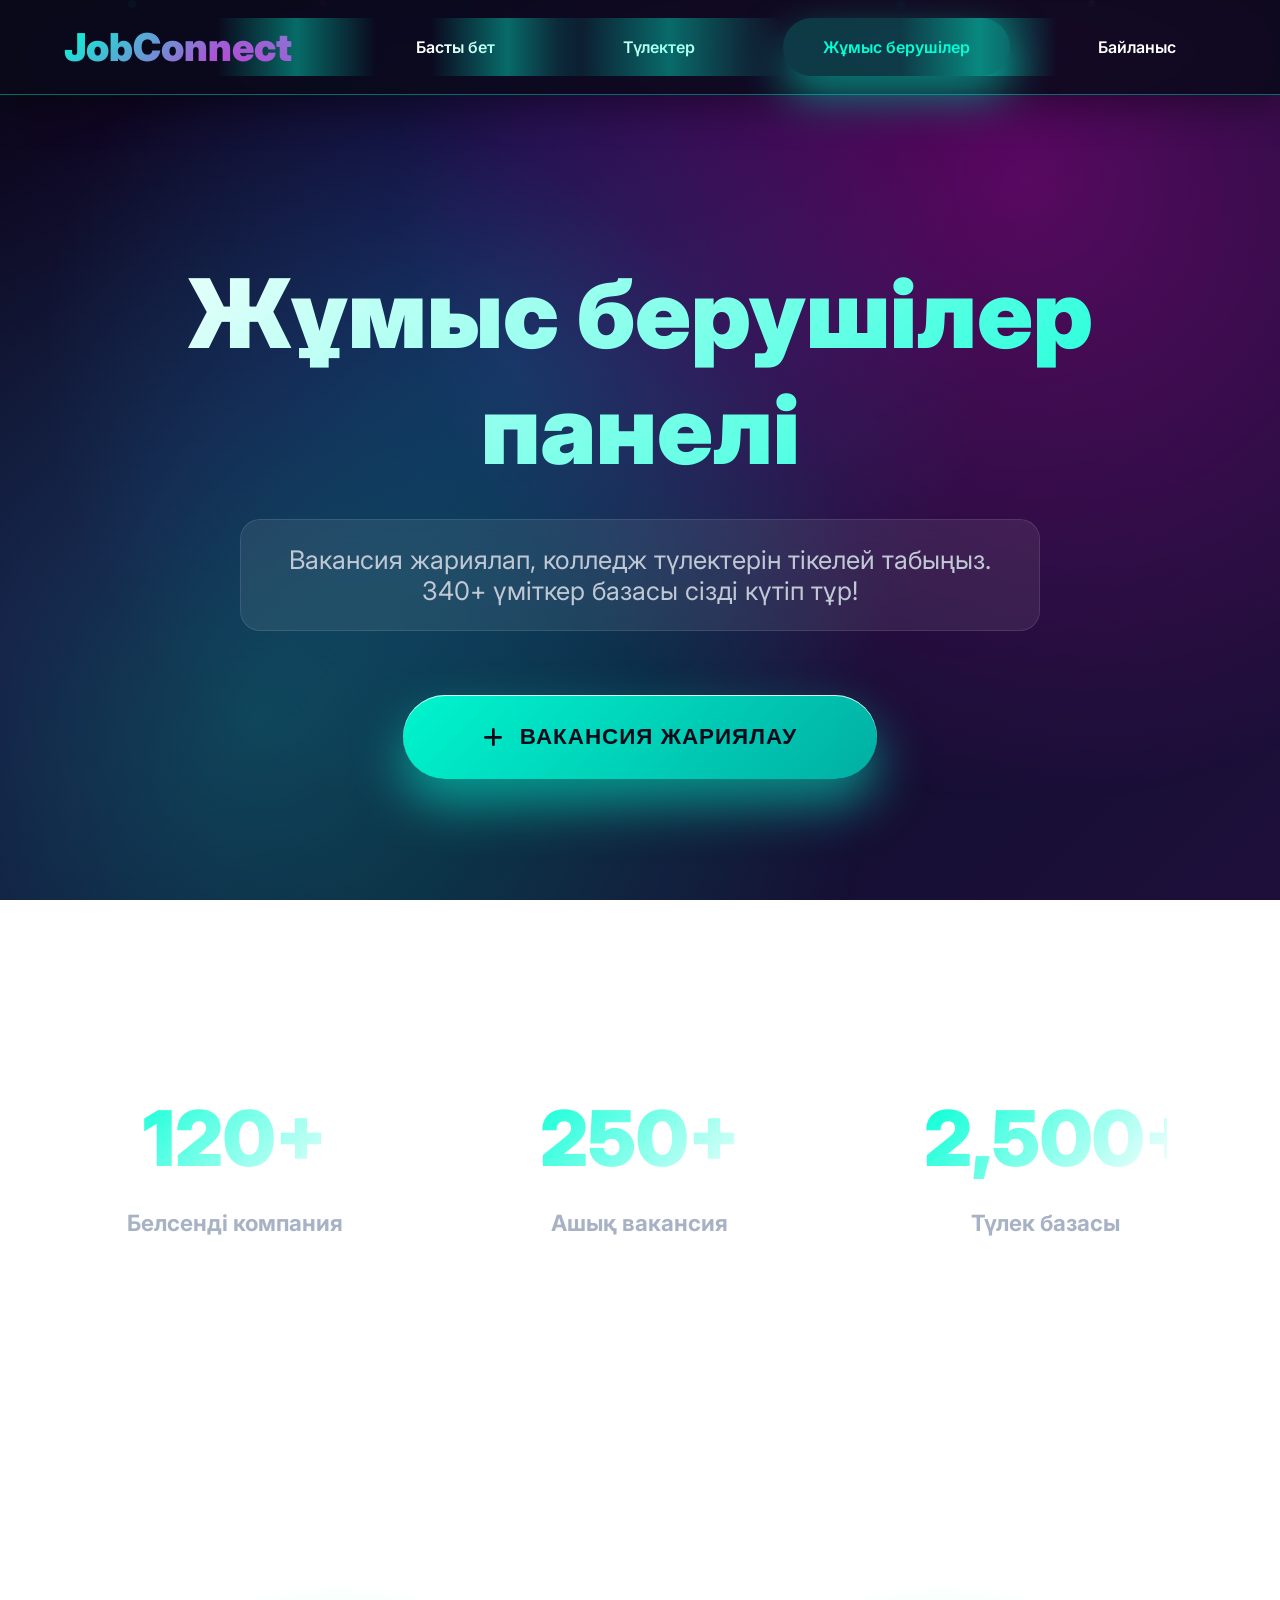
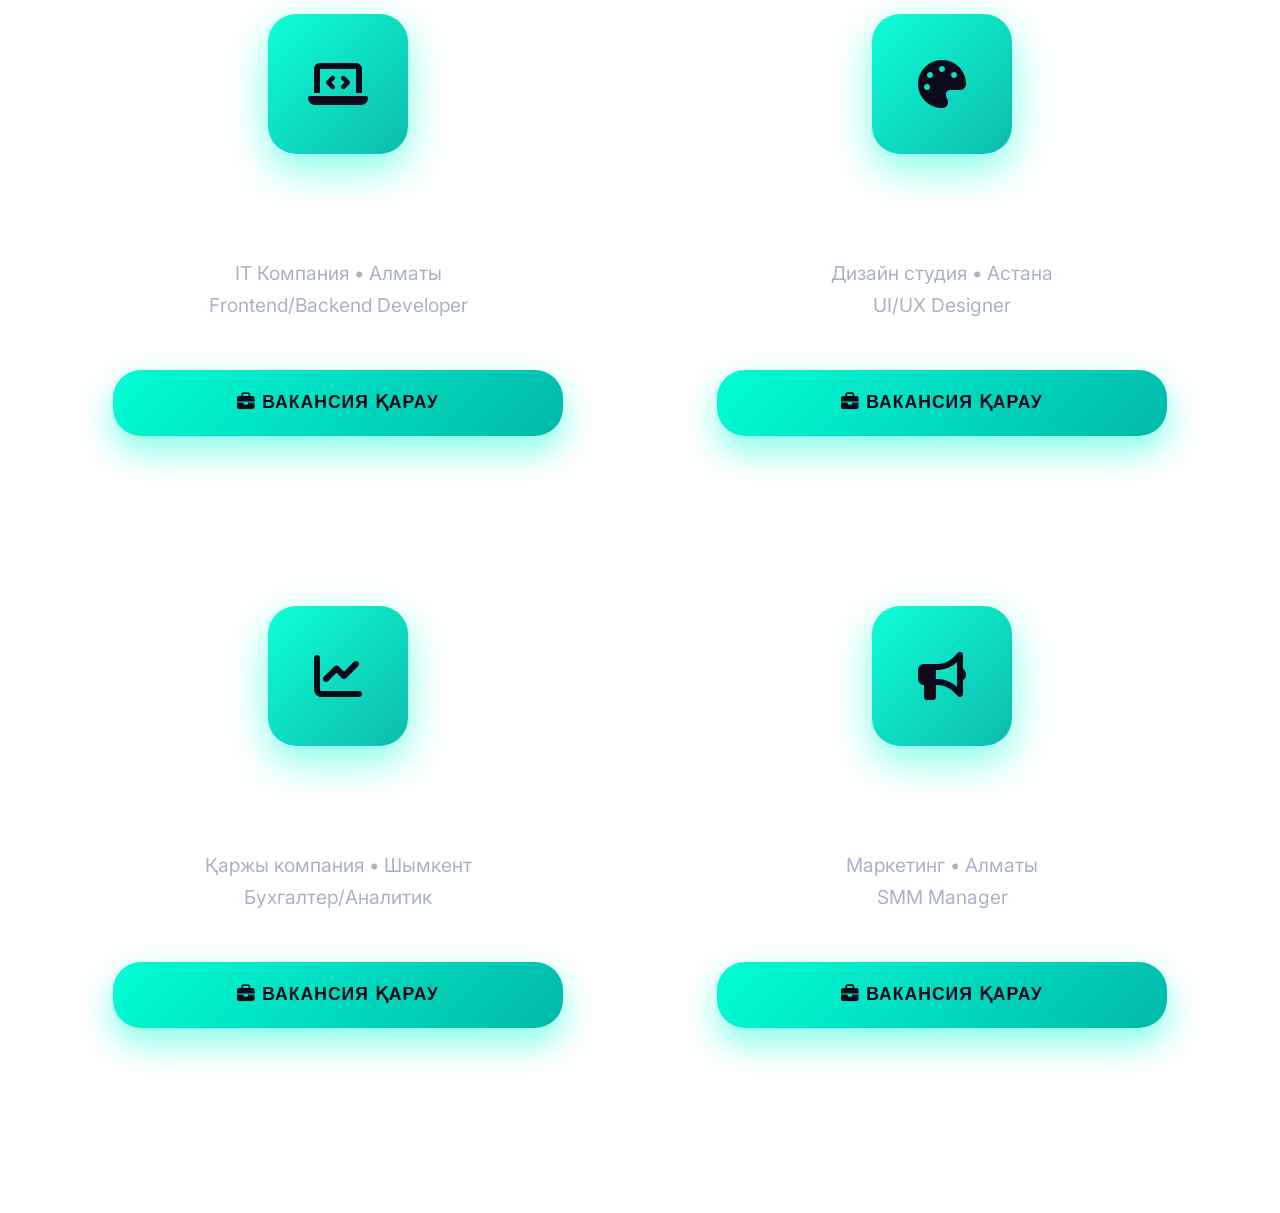
<file: employers.html>
<!DOCTYPE html>
<html lang="kk">
<head>
    <meta charset="UTF-8">
    <meta name="viewport" content="width=device-width, initial-scale=1.0">
    <title>Жұмыс берушілер | JobConnect</title>
    <link href="https://fonts.googleapis.com/css2?family=Inter:wght@300;400;500;600;700;800;900&display=swap" rel="stylesheet">
    <link rel="stylesheet" href="https://cdnjs.cloudflare.com/ajax/libs/font-awesome/6.4.0/css/all.min.css">
    <style>
        * {
            margin: 0;
            padding: 0;
            box-sizing: border-box;
        }

        body {
            font-family: 'Inter', sans-serif;
            background: linear-gradient(135deg, #0a0a1a 0%, #1a0033 30%, #0f0f2f 60%, #1e0f3a 100%);
            background-attachment: fixed;
            color: #ffffff;
            overflow-x: hidden;
            position: relative;
        }

        /* Dynamic Animated Background */
        body::before {
            content: '';
            position: fixed;
            top: 0;
            left: 0;
            width: 100%;
            height: 100%;
            background: 
                radial-gradient(circle at 20% 80%, rgba(0, 255, 213, 0.25) 0%, transparent 50%),
                radial-gradient(circle at 80% 20%, rgba(255, 0, 212, 0.3) 0%, transparent 50%),
                radial-gradient(circle at 40% 40%, rgba(0, 184, 255, 0.2) 0%, transparent 50%);
            z-index: -1;
            animation: bgShift 25s ease-in-out infinite alternate;
        }

        @keyframes bgShift {
            0% { transform: scale(1) rotate(0deg); opacity: 0.8; }
            100% { transform: scale(1.1) rotate(1deg); opacity: 1; }
        }

        /* Floating Particles */
        .particles {
            position: fixed;
            top: 0;
            left: 0;
            width: 100%;
            height: 100%;
            pointer-events: none;
            z-index: 1;
        }

        .particle {
            position: absolute;
            border-radius: 50%;
            animation: float 25s linear infinite;
        }

        .particle:nth-child(1) { 
            width: 8px; height: 8px; left: 10%; background: rgba(0, 255, 213, 0.7); animation-delay: 0s; 
        }
        .particle:nth-child(2) { 
            width: 6px; height: 6px; left: 25%; background: rgba(255, 0, 212, 0.7); animation-delay: 5s; 
        }
        .particle:nth-child(3) { 
            width: 10px; height: 10px; left: 70%; background: rgba(0, 184, 255, 0.7); animation-delay: 10s; 
        }
        .particle:nth-child(4) { 
            width: 7px; height: 7px; left: 85%; background: rgba(255, 119, 198, 0.7); animation-delay: 15s; 
        }

        @keyframes float {
            0% { transform: translateY(100vh) scale(0); opacity: 0; }
            10% { opacity: 1; }
            90% { opacity: 1; }
            100% { transform: translateY(-100px) scale(1.5); opacity: 0; }
        }

        /* Ultra Modern Navbar */
        .navbar {
            background: rgba(10, 10, 26, 0.9);
            backdrop-filter: blur(30px) saturate(180%);
            -webkit-backdrop-filter: blur(30px) saturate(180%);
            padding: 1.5rem 5%;
            display: flex;
            justify-content: space-between;
            align-items: center;
            position: sticky;
            top: 0;
            z-index: 1000;
            border-bottom: 1px solid rgba(0, 255, 213, 0.4);
            box-shadow: 0 10px 40px rgba(0, 0, 0, 0.4);
        }

        .logo {
            font-size: 2.4rem;
            font-weight: 900;
            background: linear-gradient(135deg, #00ffd5, #ff00d4, #00b8ff, #ffd700);
            background-size: 300% 300%;
            -webkit-background-clip: text;
            -webkit-text-fill-color: transparent;
            background-clip: text;
            animation: logoShimmer 4s ease-in-out infinite;
        }

        @keyframes logoShimmer {
            0%, 100% { background-position: 0% 50%; }
            50% { background-position: 100% 50%; }
        }

        .navbar ul {
            display: flex;
            list-style: none;
            gap: 3rem;
        }

        .navbar a {
            color: #ffffff;
            text-decoration: none;
            font-weight: 600;
            padding: 1.2rem 2.5rem;
            border-radius: 50px;
            position: relative;
            overflow: hidden;
            transition: all 0.5s cubic-bezier(0.23, 1, 0.32, 1);
        }

        .navbar a::before {
            content: '';
            position: absolute;
            top: 0;
            left: -100%;
            width: 100%;
            height: 100%;
            background: linear-gradient(90deg, transparent, rgba(0, 255, 213, 0.4), transparent);
            transition: left 0.8s;
        }

        .navbar a:hover::before {
            left: 100%;
        }

        .navbar a.active,
        .navbar a:hover {
            color: #00ffd5;
            background: rgba(0, 255, 213, 0.2);
            backdrop-filter: blur(15px);
            transform: translateY(-6px) scale(1.08);
            box-shadow: 0 20px 45px rgba(0, 255, 213, 0.5);
        }

        /* Hero - Enhanced */
        .hero {
            text-align: center;
            padding: 160px 5% 120px;
            position: relative;
        }

        .hero h1 {
            font-size: clamp(4rem, 8vw, 6rem);
            font-weight: 900;
            margin-bottom: 2rem;
            background: linear-gradient(135deg, #ffffff 0%, #00ffd5 40%, #ff00d4 70%, #00b8ff 100%);
            background-size: 250% 250%;
            -webkit-background-clip: text;
            -webkit-text-fill-color: transparent;
            background-clip: text;
            animation: heroGlow 5s ease-in-out infinite alternate;
        }

        @keyframes heroGlow {
            0% { filter: drop-shadow(0 0 15px rgba(0, 255, 213, 0.6)); }
            100% { filter: drop-shadow(0 0 40px rgba(255, 0, 212, 0.9)); }
        }

        .hero p {
            font-size: 1.6rem;
            color: #c0c8d5;
            margin-bottom: 4rem;
            max-width: 800px;
            margin-left: auto;
            margin-right: auto;
            backdrop-filter: blur(15px);
            padding: 1.5rem 2rem;
            background: rgba(255, 255, 255, 0.08);
            border-radius: 20px;
            border: 1px solid rgba(255, 255, 255, 0.1);
        }

        /* Ultra Interactive Main Button */
        .main-btn {
            display: inline-flex;
            align-items: center;
            gap: 1rem;
            background: linear-gradient(135deg, rgba(0, 255, 213, 0.95) 0%, rgba(0, 184, 169, 0.95) 100%);
            color: #0a0a1a;
            font-size: 1.4rem;
            font-weight: 900;
            padding: 1.8rem 5rem;
            border-radius: 60px;
            border: none;
            cursor: pointer;
            position: relative;
            overflow: hidden;
            transition: all 0.6s cubic-bezier(0.23, 1, 0.32, 1);
            box-shadow: 
                0 25px 50px rgba(0, 255, 213, 0.5),
                inset 0 1px 0 rgba(255, 255, 255, 0.8);
            transform-style: preserve-3d;
            text-transform: uppercase;
            letter-spacing: 1px;
        }

        .main-btn::before {
            content: '';
            position: absolute;
            top: 0;
            left: -100%;
            width: 100%;
            height: 100%;
            background: linear-gradient(90deg, transparent, rgba(255,255,255,0.5), transparent);
            transition: left 0.8s;
        }

        .main-btn:hover {
            transform: translateY(-15px) scale(1.08) rotateX(10deg);
            box-shadow: 
                0 40px 80px rgba(0, 255, 213, 0.7),
                inset 0 1px 0 rgba(255, 255, 255, 1);
        }

        .main-btn:hover::before {
            left: 100%;
        }

        .main-btn:active {
            transform: translateY(-5px) scale(0.98) rotateX(0deg);
            box-shadow: 
                0 15px 35px rgba(0, 255, 213, 0.4),
                inset 0 3px 15px rgba(0, 0, 0, 0.2);
        }

        /* Stats - 3D Enhanced */
        .stats {
            padding: 8rem 5%;
            display: grid;
            grid-template-columns: repeat(auto-fit, minmax(320px, 1fr));
            gap: 4rem;
            max-width: 1300px;
            margin: 0 auto;
        }

        .stat-box {
            background: rgba(255, 255, 255, 0.15);
            backdrop-filter: blur(40px) saturate(180%);
            border: 1px solid rgba(255, 255, 255, 0.25);
            border-radius: 35px;
            padding: 4rem 3rem;
            text-align: center;
            position: relative;
            transition: all 0.7s cubic-bezier(0.23, 1, 0.32, 1);
            transform-style: preserve-3d;
            cursor: pointer;
        }

        .stat-box::before {
            content: '';
            position: absolute;
            top: 0;
            left: 0;
            right: 0;
            bottom: 0;
            background: linear-gradient(135deg, rgba(255,255,255,0.1) 0%, transparent 100%);
            border-radius: 35px;
            opacity: 0;
            transition: opacity 0.5s;
        }

        .stat-box:hover {
            transform: translateY(-30px) rotateX(15deg) rotateY(10deg) scale(1.08);
            box-shadow: 
                0 50px 100px rgba(0, 255, 213, 0.5),
                0 0 0 1px rgba(0, 255, 213, 0.6);
            border-color: rgba(0, 255, 213, 0.8);
        }

        .stat-box:hover::before {
            opacity: 1;
        }

        .stat-box h2 {
            font-size: 4.8rem;
            font-weight: 900;
            background: linear-gradient(135deg, #00ffd5, #ffffff, #ff00d4, #00b8ff);
            background-size: 300% 300%;
            -webkit-background-clip: text;
            -webkit-text-fill-color: transparent;
            background-clip: text;
            animation: statPulse 3s ease-in-out infinite;
            margin-bottom: 1.5rem;
        }

        @keyframes statPulse {
            0%, 100% { background-position: 0% 50%; }
            50% { background-position: 100% 50%; }
        }

        .stat-box p {
            font-size: 1.4rem;
            color: #a8b2c5;
            font-weight: 700;
        }

        /* Company Grid - Ultimate Effects */
        .company-list {
            padding: 8rem 5%;
            max-width: 1500px;
            margin: 0 auto;
        }

        .company-grid {
            display: grid;
            grid-template-columns: repeat(auto-fill, minmax(380px, 1fr));
            gap: 3.5rem;
        }

        .company-card {
            background: rgba(255, 255, 255, 0.12);
            backdrop-filter: blur(45px) saturate(180%);
            border: 1px solid rgba(255, 255, 255, 0.18);
            border-radius: 35px;
            padding: 3.5rem 3rem;
            text-align: center;
            position: relative;
            overflow: hidden;
            transition: all 0.8s cubic-bezier(0.23, 1, 0.32, 1);
            transform-style: preserve-3d;
            cursor: pointer;
        }

        .company-card::before {
            content: '';
            position: absolute;
            top: -50%;
            left: -50%;
            width: 200%;
            height: 200%;
            background: linear-gradient(45deg, transparent 30%, rgba(255,255,255,0.4) 50%, transparent 70%);
            opacity: 0;
            transition: all 1s;
            transform: rotate(45deg);
        }

        .company-card:hover::before {
            opacity: 1;
            animation: cardShine 2s infinite;
        }

        @keyframes cardShine {
            0% { transform: translateX(-100%) translateY(-100%) rotate(45deg); }
            100% { transform: translateX(100%) translateY(100%) rotate(45deg); }
        }

        .company-card:hover {
            transform: translateY(-35px) rotateX(12deg) rotateY(12deg) scale(1.05);
            box-shadow: 
                0 60px 120px rgba(0, 255, 213, 0.6),
                0 0 0 1px rgba(0, 255, 213, 0.5);
            border-color: rgba(0, 255, 213, 0.8);
        }

        .company-logo {
            width: 140px;
            height: 140px;
            border-radius: 28px;
            background: linear-gradient(135deg, rgba(0, 255, 213, 0.95), rgba(0, 184, 169, 0.95));
            margin: 0 auto 2.5rem;
            display: flex;
            align-items: center;
            justify-content: center;
            font-size: 3rem;
            color: #0a0a1a;
            font-weight: 900;
            transition: all 0.6s cubic-bezier(0.23, 1, 0.32, 1);
            box-shadow: 0 15px 40px rgba(0, 255, 213, 0.5);
        }

        .company-card:hover .company-logo {
            transform: scale(1.25) rotateY(360deg);
            box-shadow: 0 25px 60px rgba(0, 255, 213, 0.7);
        }

        .company-card h3 {
            font-size: 2rem;
            font-weight: 800;
            margin-bottom: 1.5rem;
            color: #ffffff;
        }

        .company-card p {
            color: #a8b2c5;
            font-size: 1.2rem;
            margin-bottom: 3rem;
            line-height: 1.7;
        }

        .company-btn {
            width: 100%;
            padding: 1.4rem 3rem;
            border: none;
            border-radius: 28px;
            background: linear-gradient(135deg, #00ffd5, #00b8a9);
            color: #0a0a1a;
            font-weight: 800;
            font-size: 1.1rem;
            cursor: pointer;
            transition: all 0.5s cubic-bezier(0.23, 1, 0.32, 1);
            box-shadow: 0 15px 35px rgba(0, 255, 213, 0.5);
            transform-style: preserve-3d;
            text-transform: uppercase;
            letter-spacing: 1px;
        }

        .company-btn:hover {
            transform: translateY(-8px) scale(1.05) rotateX(10deg);
            box-shadow: 0 25px 55px rgba(0, 255, 213, 0.7);
        }

        .company-btn:active {
            transform: translateY(-2px) scale(0.98);
            box-shadow: 0 10px 25px rgba(0, 255, 213, 0.4);
        }

        /* Ultra Modern Popup */
        .popup-overlay {
            display: none;
            position: fixed;
            inset: 0;
            background: rgba(0, 0, 0, 0.9);
            backdrop-filter: blur(20px);
            z-index: 2000;
            justify-content: center;
            align-items: center;
        }

        .popup-content {
            background: rgba(255, 255, 255, 0.18);
            backdrop-filter: blur(50px) saturate(180%);
            border: 1px solid rgba(0, 255, 213, 0.5);
            border-radius: 40px;
            padding: 4.5rem;
            width: 90%;
            max-width: 550px;
            text-align: center;
            transform: scale(0.4) rotateY(90deg);
            animation: popupEntrance 0.8s cubic-bezier(0.23, 1, 0.32, 1) forwards;
            box-shadow: 
                0 50px 100px rgba(0, 0, 0, 0.7),
                inset 0 1px 0 rgba(255, 255, 255, 0.3);
            position: relative;
        }

        @keyframes popupEntrance {
            to {
                transform: scale(1) rotateY(0deg);
            }
        }

        .popup-content h2 {
            font-size: 2.5rem;
            font-weight: 900;
            margin-bottom: 3rem;
            background: linear-gradient(135deg, #ffffff, #00ffd5, #ff00d4);
            -webkit-background-clip: text;
            -webkit-text-fill-color: transparent;
        }

        .popup-content input {
            width: 100%;
            padding: 1.8rem 2.5rem;
            margin-bottom: 2rem;
            border: 2px solid rgba(0, 255, 213, 0.4);
            border-radius: 25px;
            background: rgba(255, 255, 255, 0.15);
            backdrop-filter: blur(25px);
            color: #ffffff;
            font-size: 1.2rem;
            transition: all 0.5s ease;
        }

        .popup-content input::placeholder {
            color: #9ca3b5;
        }

        .popup-content input:focus {
            outline: none;
            border-color: #00ffd5;
            box-shadow: 0 0 0 5px rgba(0, 255, 213, 0.4);
            transform: scale(1.03);
        }

        .popup-close {
            position: absolute;
            top: 2.5rem;
            right: 2.5rem;
            background: rgba(255,255,255,0.15);
            border: 1px solid rgba(255,255,255,0.3);
            border-radius: 50%;
            width: 55px;
            height: 55px;
            display: flex;
            align-items: center;
            justify-content: center;
            font-size: 1.5rem;
            color: #9ca3b5;
            cursor: pointer;
            transition: all 0.4s ease;
            backdrop-filter: blur(15px);
        }

        .popup-close:hover {
            color: #ff4444;
            background: rgba(255, 68, 68, 0.3);
            transform: rotate(180deg) scale(1.2);
        }

        .popup-submit {
            width: 100%;
            padding: 1.6rem;
            background: linear-gradient(135deg, #00ffd5, #00b8a9);
            border: none;
            border-radius: 25px;
            color: #0a0a1a;
            font-size: 1.3rem;
            font-weight: 900;
            cursor: pointer;
            transition: all 0.5s cubic-bezier(0.23, 1, 0.32, 1);
            box-shadow: 0 20px 45px rgba(0, 255, 213, 0.5);
            transform-style: preserve-3d;
        }

        .popup-submit:hover {
            transform: translateY(-10px) scale(1.05) rotateX(10deg);
            box-shadow: 0 35px 70px rgba(0, 255, 213, 0.7);
        }

        /* Responsive */
        @media (max-width: 768px) {
            .navbar {
                flex-direction: column;
                gap: 2.5rem;
                padding: 2rem;
            }
            .stats, .company-grid {
                grid-template-columns: 1fr;
                gap: 2.5rem;
            }
            .hero {
                padding: 120px 5% 80px;
            }
        }

        /* Enhanced Animations */
        .company-card, .stat-box {
            animation: fadeInUp 1s ease forwards;
            opacity: 0;
            transform: translateY(80px);
        }

        .company-card:nth-child(1), .stat-box:nth-child(1) { animation-delay: 0.3s; }
        .company-card:nth-child(2), .stat-box:nth-child(2) { animation-delay: 0.6s; }
        .company-card:nth-child(3) { animation-delay: 0.9s; }
        .company-card:nth-child(4) { animation-delay: 1.2s; }

        @keyframes fadeInUp {
            to {
                opacity: 1;
                transform: translateY(0);
            }
        }
    </style>
</head>
<body>
    <!-- Floating Particles -->
    <div class="particles">
        <div class="particle"></div>
        <div class="particle"></div>
        <div class="particle"></div>
        <div class="particle"></div>
    </div>

    <!-- Навбар -->
    <nav class="navbar">
        <div class="logo">JobConnect</div>
        <ul>
            <li><a href="index.html">Басты бет</a></li>
            <li><a href="graduates.html">Түлектер</a></li>
            <li><a href="#" class="active">Жұмыс берушілер</a></li>
            <li><a href="contact.html">Байланыс</a></li>
        </ul>
    </nav>

    <!-- Hero -->
    <section class="hero">
        <h1>Жұмыс берушілер панелі</h1>
        <p>Вакансия жариялап, колледж түлектерін тікелей табыңыз. 340+ үміткер базасы сізді күтіп тұр!</p>
        <button class="main-btn" onclick="openPopup()">
            <i class="fas fa-plus"></i> Вакансия жариялау
        </button>
    </section>

    <!-- Stats -->
    <section class="stats">
        <div class="stat-box">
            <h2>120+</h2>
            <p>Белсенді компания</p>
        </div>
        <div class="stat-box">
            <h2>250+</h2>
            <p>Ашық вакансия</p>
        </div>
        <div class="stat-box">
            <h2>2,500+</h2>
            <p>Түлек базасы</p>
        </div>
    </section>

    <!-- Company List -->
    <section class="company-list">
        <div class="company-grid">
            <div class="company-card">
                <div class="company-logo">
                    <i class="fas fa-laptop-code"></i>
                </div>
                <h3>TechCorp</h3>
                <p>IT Компания • Алматы<br>Frontend/Backend Developer</p>
                <button class="company-btn" onclick="showCompanyVacancies('TechCorp')">
                    <i class="fas fa-briefcase"></i> Вакансия қарау
                </button>
            </div>

            <div class="company-card">
                <div class="company-logo">
                    <i class="fas fa-palette"></i>
                </div>
                <h3>CreativeLab</h3>
                <p>Дизайн студия • Астана<br>UI/UX Designer</p>
                <button class="company-btn" onclick="showCompanyVacancies('CreativeLab')">
                    <i class="fas fa-briefcase"></i> Вакансия қарау
                </button>
            </div>

            <div class="company-card">
                <div class="company-logo">
                    <i class="fas fa-chart-line"></i>
                </div>
                <h3>FinanceGroup</h3>
                <p>Қаржы компания • Шымкент<br>Бухгалтер/Аналитик</p>
                <button class="company-btn" onclick="showCompanyVacancies('FinanceGroup')">
                    <i class="fas fa-briefcase"></i> Вакансия қарау
                </button>
            </div>

            <div class="company-card">
                <div class="company-logo">
                    <i class="fas fa-bullhorn"></i>
                </div>
                <h3>MediaPro</h3>
                <p>Маркетинг • Алматы<br>SMM Manager</p>
                <button class="company-btn" onclick="showCompanyVacancies('MediaPro')">
                    <i class="fas fa-briefcase"></i> Вакансия қарау
                </button>
            </div>
        </div>
    </section>

    <!-- Popup -->
    <div class="popup-overlay" id="popup">
        <div class="popup-content">
            <button class="popup-close" onclick="closePopup()">
                <i class="fas fa-times"></i>
            </button>
            <h2><i class="fas fa-plus-circle"></i> Вакансия жариялау</h2>
            <input type="text" id="companyName" placeholder="Компания атауы">
            <input type="text" id="jobTitle" placeholder="Мамандық (Frontend Developer)">
            <input type="text" id="salary" placeholder="Жалақы (350 000 тг)">
            <button class="popup-submit" onclick="submitVacancy()">
                <i class="fas fa-paper-plane"></i> Жариялау
            </button>
        </div>
    </div>

    <script>
        // Fixed JavaScript functions
        function openPopup() {
            document.getElementById("popup").style.display = "flex";
            document.body.style.overflow = "hidden";
        }

        function closePopup() {
            document.getElementById("popup").style.display = "none";
            document.body.style.overflow = "auto";
        }

        function submitVacancy() {
            const company = document.getElementById('companyName').value;
            const job = document.getElementById('jobTitle').value;
            const salary = document.getElementById('salary').value;
            
            if (company && job && salary) {
                showToast(`✅ "${job}" вакансиясы "${company}" компаниясынан сәтті жарияланды!`, '#10b981');
                closePopup();
                document.getElementById('companyName').value = '';
                document.getElementById('jobTitle').value = '';
                document.getElementById('salary').value = '';
            } else {
                showToast('❌ Барлық өрістерді толтырыңыз!', '#ef4444');
            }
        }

        function showCompanyVacancies(company) {
            showToast(`📋 ${company} компаниясының вакансиялары ашылды!`, '#00ffd5');
        }

        function showToast(message, color) {
            const toast = document.createElement('div');
            toast.style.cssText = `
                position: fixed;
                top: 120px;
                right: 30px;
                background: linear-gradient(135deg, ${color}, ${color === '#10b981' ? '#059669' : color === '#ef4444' ? '#dc2626' : '#00b8a9'});
                color: white;
                padding: 1.8rem 3rem;
                border-radius: 25px;
                box-shadow: 0 25px 60px ${color === '#10b981' ? 'rgba(16,185,129,0.5)' : color === '#ef4444' ? 'rgba(220,38,38,0.5)' : 'rgba(0,255,213,0.5)'};
                z-index: 3000;
                transform: translateX(500px);
                transition: all 0.6s cubic-bezier(0.23, 1, 0.32, 1);
                font-weight: 700;
                font-size: 1.1rem;
                backdrop-filter: blur(25px);
                max-width: 450px;
            `;
            toast.textContent = message;
            document.body.appendChild(toast);
            
            setTimeout(() => toast.style.transform = 'translateX(0)', 100);
            setTimeout(() => {
                toast.style.transform = 'translateX(500px)';
                setTimeout(() => document.body.removeChild(toast), 500);
            }, 4000);
        }

        document.getElementById('popup').addEventListener('click', function(e) {
            if (e.target === this) closePopup();
        });

        window.addEventListener('load', () => {
            document.querySelectorAll('.company-card, .stat-box').forEach((el, index) => {
                el.style.transition = 'all 0.8s cubic-bezier(0.23, 1, 0.32, 1)';
                setTimeout(() => {
                    el.style.opacity = '1';
                    el.style.transform = 'translateY(0)';
                }, index * 300);
            });
        });
    </script>
</body>
</html>
</file>
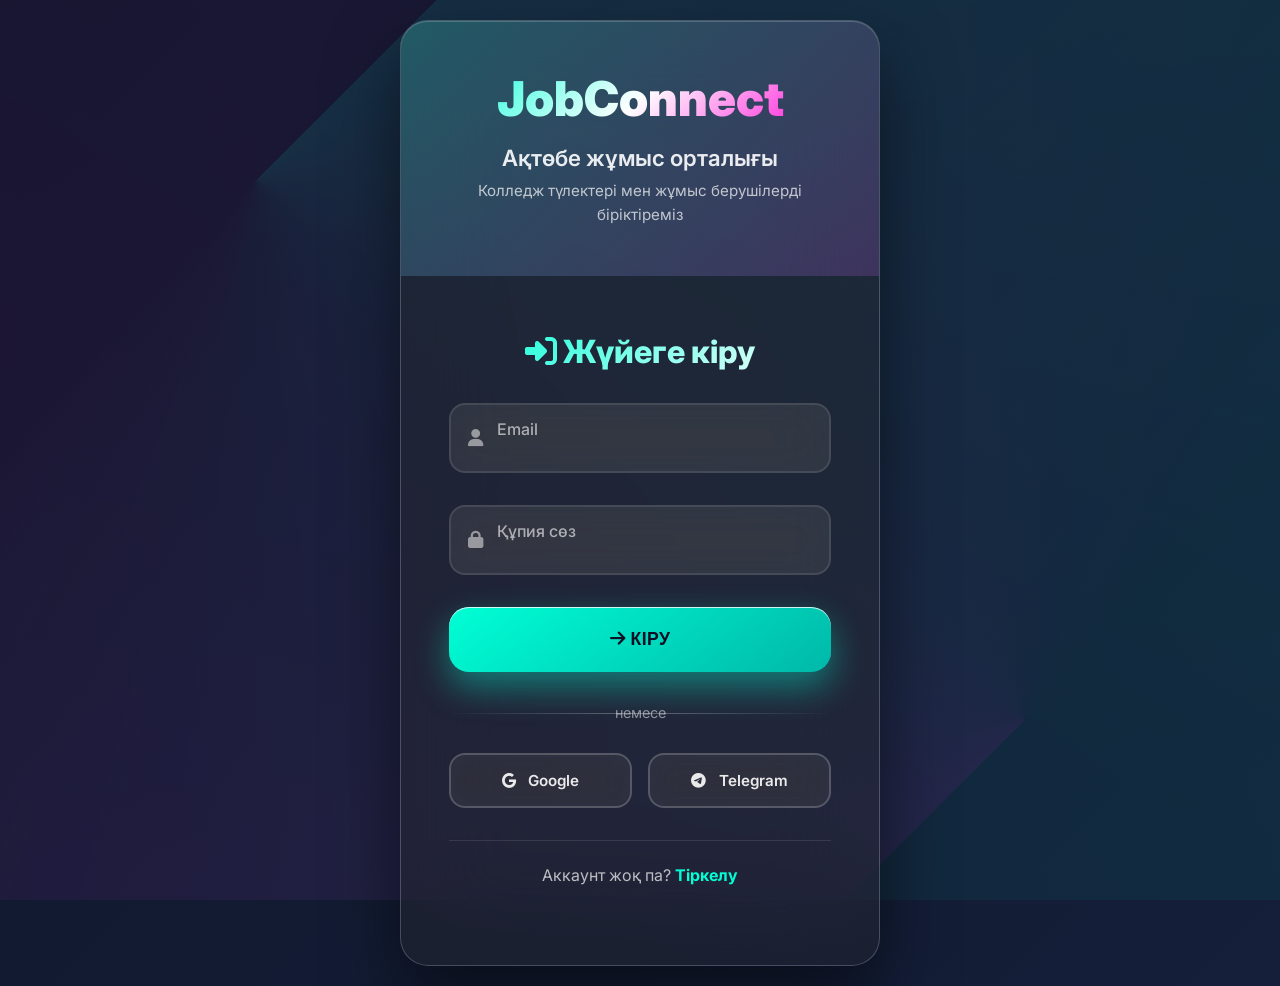
<file: login.html>
<!DOCTYPE html>
<html lang="kk">
<head>
    <meta charset="UTF-8">
    <meta name="viewport" content="width=device-width, initial-scale=1.0">
    <title>Кіру | JobConnect</title>
    <link rel="stylesheet" href="https://cdnjs.cloudflare.com/ajax/libs/font-awesome/6.5.0/css/all.min.css">
    <link href="https://fonts.googleapis.com/css2?family=Inter:wght@300;400;500;600;700;800;900&display=swap" rel="stylesheet">
    <style>
        * {
            margin: 0;
            padding: 0;
            box-sizing: border-box;
        }

        body {
            font-family: 'Inter', sans-serif;
            min-height: 100vh;
            background: linear-gradient(-45deg, #0f0f23, #1a1a2e, #16213e, #0f172a);
            background-size: 400% 400%;
            animation: gradientShift 12s ease infinite;
            position: relative;
            overflow-x: hidden;
        }

        @keyframes gradientShift {
            0% { background-position: 0% 50%; }
            50% { background-position: 100% 50%; }
            100% { background-position: 0% 50%; }
        }

        /* Geometric Background Elements */
        body::before {
            content: '';
            position: fixed;
            top: 0;
            left: 0;
            width: 100%;
            height: 100%;
            background-image: 
                conic-gradient(from 45deg at 20% 20%, rgba(0, 255, 213, 0.1), transparent 50%),
                conic-gradient(from 225deg at 80% 80%, rgba(255, 0, 212, 0.08), transparent 50%);
            z-index: -1;
            animation: rotate 20s linear infinite;
        }

        @keyframes rotate {
            0% { transform: rotate(0deg); }
            100% { transform: rotate(360deg); }
        }

        /* Main Login Card - Split Design */
        .login-wrapper {
            min-height: 100vh;
            display: flex;
            align-items: center;
            justify-content: center;
            padding: 20px;
            position: relative;
        }

        .login-card {
            background: rgba(255, 255, 255, 0.08);
            backdrop-filter: blur(50px);
            border: 1px solid rgba(255, 255, 255, 0.15);
            border-radius: 28px;
            padding: 0;
            width: 100%;
            max-width: 480px;
            overflow: hidden;
            box-shadow: 
                0 35px 70px rgba(0, 0, 0, 0.5),
                inset 0 1px 0 rgba(255, 255, 255, 0.2);
            transform-style: preserve-3d;
            transition: all 0.6s cubic-bezier(0.23, 1, 0.32, 1);
        }

        .login-card:hover {
            transform: scale(1.02) rotateX(2deg);
            box-shadow: 
                0 50px 100px rgba(0, 255, 213, 0.3),
                inset 0 1px 0 rgba(255, 255, 255, 0.3);
        }

        /* Left Side - Brand */
        .brand-section {
            background: linear-gradient(135deg, rgba(0, 255, 213, 0.15), rgba(255, 0, 212, 0.1));
            padding: 3rem 2.5rem;
            text-align: center;
        }

        .logo {
            font-size: 3rem;
            font-weight: 900;
            background: linear-gradient(135deg, #00ffd5, #ffffff, #ff00d4);
            -webkit-background-clip: text;
            -webkit-text-fill-color: transparent;
            background-clip: text;
            margin-bottom: 1rem;
            display: block;
        }

        .brand-title {
            font-size: 1.4rem;
            color: rgba(255, 255, 255, 0.9);
            font-weight: 600;
            margin-bottom: 0.5rem;
        }

        .brand-desc {
            font-size: 0.95rem;
            color: rgba(255, 255, 255, 0.7);
            line-height: 1.6;
        }

        /* Right Side - Form */
        .form-section {
            padding: 3.5rem 3rem;
            background: rgba(0, 0, 0, 0.3);
        }

        .form-title {
            font-size: 2rem;
            font-weight: 800;
            color: #ffffff;
            margin-bottom: 2rem;
            text-align: center;
            background: linear-gradient(135deg, #00ffd5, #ffffff);
            -webkit-background-clip: text;
            -webkit-text-fill-color: transparent;
        }

        /* Input Groups - Floating Labels */
        .input-group {
            position: relative;
            margin-bottom: 2rem;
        }

        .input-group label {
            position: absolute;
            top: 1rem;
            left: 3rem;
            font-size: 1rem;
            color: rgba(255, 255, 255, 0.6);
            pointer-events: none;
            transition: all 0.3s cubic-bezier(0.23, 1, 0.32, 1);
            font-weight: 500;
        }

        .input-group input {
            width: 100%;
            padding: 1.5rem 1.5rem 1.5rem 3rem;
            background: rgba(255, 255, 255, 0.08);
            backdrop-filter: blur(20px);
            border: 2px solid rgba(255, 255, 255, 0.1);
            border-radius: 16px;
            color: #ffffff;
            font-size: 1rem;
            outline: none;
            transition: all 0.4s cubic-bezier(0.23, 1, 0.32, 1);
        }

        .input-group input:focus {
            border-color: rgba(0, 255, 213, 0.6);
            background: rgba(255, 255, 255, 0.12);
            box-shadow: 0 0 0 4px rgba(0, 255, 213, 0.15);
            transform: translateY(-2px);
        }

        .input-group input:focus + label,
        .input-group input:not(:placeholder-shown) + label {
            top: -0.5rem;
            left: 2rem;
            font-size: 0.85rem;
            color: #00ffd5;
            background: rgba(15, 15, 35, 0.9);
            padding: 0 0.5rem;
            border-radius: 8px;
        }

        .input-group i {
            position: absolute;
            top: 50%;
            left: 1.2rem;
            transform: translateY(-50%);
            color: rgba(255, 255, 255, 0.5);
            font-size: 1.1rem;
            z-index: 2;
            transition: all 0.3s ease;
        }

        .input-group input:focus ~ i {
            color: #00ffd5;
            transform: translateY(-50%) scale(1.1);
        }

        /* Primary Button - Neon Style */
        .login-btn {
            width: 100%;
            padding: 1.4rem 2rem;
            background: linear-gradient(145deg, #00ffd5, #00b8a9);
            border: none;
            border-radius: 20px;
            color: #0f0f23;
            font-size: 1.1rem;
            font-weight: 800;
            cursor: pointer;
            position: relative;
            overflow: hidden;
            transition: all 0.5s cubic-bezier(0.23, 1, 0.32, 1);
            box-shadow: 
                0 15px 35px rgba(0, 255, 213, 0.4),
                inset 0 1px 0 rgba(255, 255, 255, 0.8);
            text-transform: uppercase;
            letter-spacing: 0.5px;
        }

        .login-btn::before {
            content: '';
            position: absolute;
            top: 0;
            left: -100%;
            width: 100%;
            height: 100%;
            background: linear-gradient(90deg, transparent, rgba(255, 255, 255, 0.4), transparent);
            transition: left 0.7s;
        }

        .login-btn:hover {
            transform: translateY(-5px) scale(1.02);
            box-shadow: 
                0 25px 50px rgba(0, 255, 213, 0.6),
                inset 0 1px 0 rgba(255, 255, 255, 1);
        }

        .login-btn:hover::before {
            left: 100%;
        }

        .login-btn:active {
            transform: translateY(-2px) scale(0.98);
        }

        /* Divider */
        .divider {
            position: relative;
            text-align: center;
            margin: 2rem 0;
            color: rgba(255, 255, 255, 0.5);
            font-size: 0.9rem;
        }

        .divider::before {
            content: '';
            position: absolute;
            top: 50%;
            left: 0;
            right: 0;
            height: 1px;
            background: linear-gradient(90deg, transparent, rgba(255, 255, 255, 0.3), transparent);
        }

        /* Social Buttons */
        .social-login {
            display: grid;
            grid-template-columns: 1fr 1fr;
            gap: 1rem;
            margin-bottom: 2rem;
        }

        .social-btn {
            display: flex;
            align-items: center;
            justify-content: center;
            gap: 0.8rem;
            padding: 1rem 1.5rem;
            border: 2px solid rgba(255, 255, 255, 0.2);
            background: rgba(255, 255, 255, 0.05);
            border-radius: 16px;
            color: rgba(255, 255, 255, 0.9);
            text-decoration: none;
            font-weight: 600;
            font-size: 0.95rem;
            transition: all 0.3s cubic-bezier(0.23, 1, 0.32, 1);
            backdrop-filter: blur(15px);
        }

        .social-btn:hover {
            border-color: rgba(0, 255, 213, 0.5);
            background: rgba(0, 255, 213, 0.1);
            transform: translateY(-2px);
            box-shadow: 0 10px 25px rgba(0, 255, 213, 0.2);
        }

        /* Register Link */
        .register-link {
            text-align: center;
            padding: 1.5rem;
            border-top: 1px solid rgba(255, 255, 255, 0.1);
            color: rgba(255, 255, 255, 0.7);
        }

        .register-link a {
            color: #00ffd5;
            font-weight: 700;
            text-decoration: none;
            position: relative;
        }

        .register-link a::after {
            content: '';
            position: absolute;
            bottom: -2px;
            left: 0;
            width: 0;
            height: 2px;
            background: linear-gradient(90deg, #00ffd5, #ff00d4);
            transition: width 0.3s ease;
        }

        .register-link a:hover::after {
            width: 100%;
        }

        /* Toast Notification */
        .toast {
            position: fixed;
            top: 100px;
            right: -400px;
            background: linear-gradient(135deg, #00ffd5, #00b8a9);
            color: #0f0f23;
            padding: 1.5rem 2rem;
            border-radius: 20px;
            box-shadow: 0 20px 40px rgba(0, 255, 213, 0.4);
            z-index: 10000;
            font-weight: 700;
            font-size: 1rem;
            max-width: 400px;
            transition: all 0.5s cubic-bezier(0.23, 1, 0.32, 1);
            backdrop-filter: blur(20px);
        }

        .toast.error {
            background: linear-gradient(135deg, #ff6b6b, #ef4444);
            color: white;
        }

        .toast.show {
            right: 30px;
        }

        /* Loading Spinner */
        .loading {
            display: none;
            position: absolute;
            top: 50%;
            left: 50%;
            transform: translate(-50%, -50%);
            width: 45px;
            height: 45px;
            border: 3px solid rgba(0, 255, 213, 0.3);
            border-top: 3px solid #00ffd5;
            border-radius: 50%;
            animation: spin 1s linear infinite;
        }

        @keyframes spin {
            0% { transform: translate(-50%, -50%) rotate(0deg); }
            100% { transform: translate(-50%, -50%) rotate(360deg); }
        }

        /* Responsive */
        @media (max-width: 768px) {
            .login-card {
                margin: 1rem;
                border-radius: 20px;
            }
            .brand-section, .form-section {
                padding: 2rem 1.5rem;
            }
            .social-login {
                grid-template-columns: 1fr;
            }
        }

        /* Entrance Animation */
        .login-card {
            opacity: 0;
            transform: translateY(50px) scale(0.95);
            animation: slideInUp 1s cubic-bezier(0.23, 1, 0.32, 1) 0.3s forwards;
        }

        @keyframes slideInUp {
            to {
                opacity: 1;
                transform: translateY(0) scale(1);
            }
        }
    </style>
</head>
<body>
    <div class="login-wrapper">
        <div class="login-card">
            <!-- Brand Section -->
            <div class="brand-section">
                <div class="logo">JobConnect</div>
                <div class="brand-title">Ақтөбе жұмыс орталығы</div>
                <div class="brand-desc">Колледж түлектері мен жұмыс берушілерді біріктіреміз</div>
            </div>

            <!-- Form Section -->
            <div class="form-section">
                <div class="loading" id="loading"></div>
                <h2 class="form-title">
                    <i class="fas fa-sign-in-alt"></i> Жүйеге кіру
                </h2>

                <form id="loginForm">
                    <div class="input-group">
                        <i class="fas fa-user"></i>
                        <input type="email" id="email" placeholder=" " required>
                        <label>Email</label>
                    </div>

                    <div class="input-group">
                        <i class="fas fa-lock"></i>
                        <input type="password" id="password" placeholder=" " required>
                        <label>Құпия сөз</label>
                    </div>

                    <button type="submit" class="login-btn">
                        <i class="fas fa-arrow-right"></i>
                        Кіру
                    </button>
                </form>

                <div class="divider">немесе</div>

                <div class="social-login">
                    <a href="#" class="social-btn">
                        <i class="fab fa-google"></i>
                        Google
                    </a>
                    <a href="#" class="social-btn">
                        <i class="fab fa-telegram"></i>
                        Telegram
                    </a>
                </div>

                <div class="register-link">
                    Аккаунт жоқ па? <a href="register.html">Тіркелу</a>
                </div>
            </div>
        </div>
    </div>

    <script>
        // Smooth login functionality
        document.getElementById('loginForm').addEventListener('submit', function(e) {
            e.preventDefault();
            login();
        });

        function login() {
            const email = document.getElementById('email').value;
            const password = document.getElementById('password').value;
            const btn = document.querySelector('.login-btn');
            const loading = document.getElementById('loading');

            if (!email || !password) {
                showToast('❌ Барлық өрістерді толтырыңыз!', '#ff6b6b');
                return;
            }

            // Show loading
            btn.style.opacity = '0.7';
            btn.disabled = true;
            loading.style.display = 'block';

            // Simulate API call
            setTimeout(() => {
                showToast('✅ Сәтті кірдіңіз! Бет жүктелуде...', '#00ffd5');
                setTimeout(() => {
                    window.location.href = "index.html";
                }, 1200);
            }, 2200);
        }

        // Enter key support
        document.addEventListener('keypress', function(e) {
            if (e.key === 'Enter') {
                login();
            }
        });

        // Toast notification
        function showToast(message, color) {
            const toast = document.createElement('div');
            toast.className = 'toast';
            if (color === '#ff6b6b') toast.classList.add('error');
            toast.textContent = message;
            document.body.appendChild(toast);

            setTimeout(() => toast.classList.add('show'), 100);
            setTimeout(() => {
                toast.classList.remove('show');
                setTimeout(() => document.body.removeChild(toast), 500);
            }, 4000);
        }

        // Form validation
        document.querySelectorAll('input').forEach(input => {
            input.addEventListener('input', function() {
                this.style.borderColor = this.value ? 'rgba(0, 255, 213, 0.4)' : 'rgba(255, 255, 255, 0.1)';
            });
        });
    </script>
</body>
</html>
</file>
